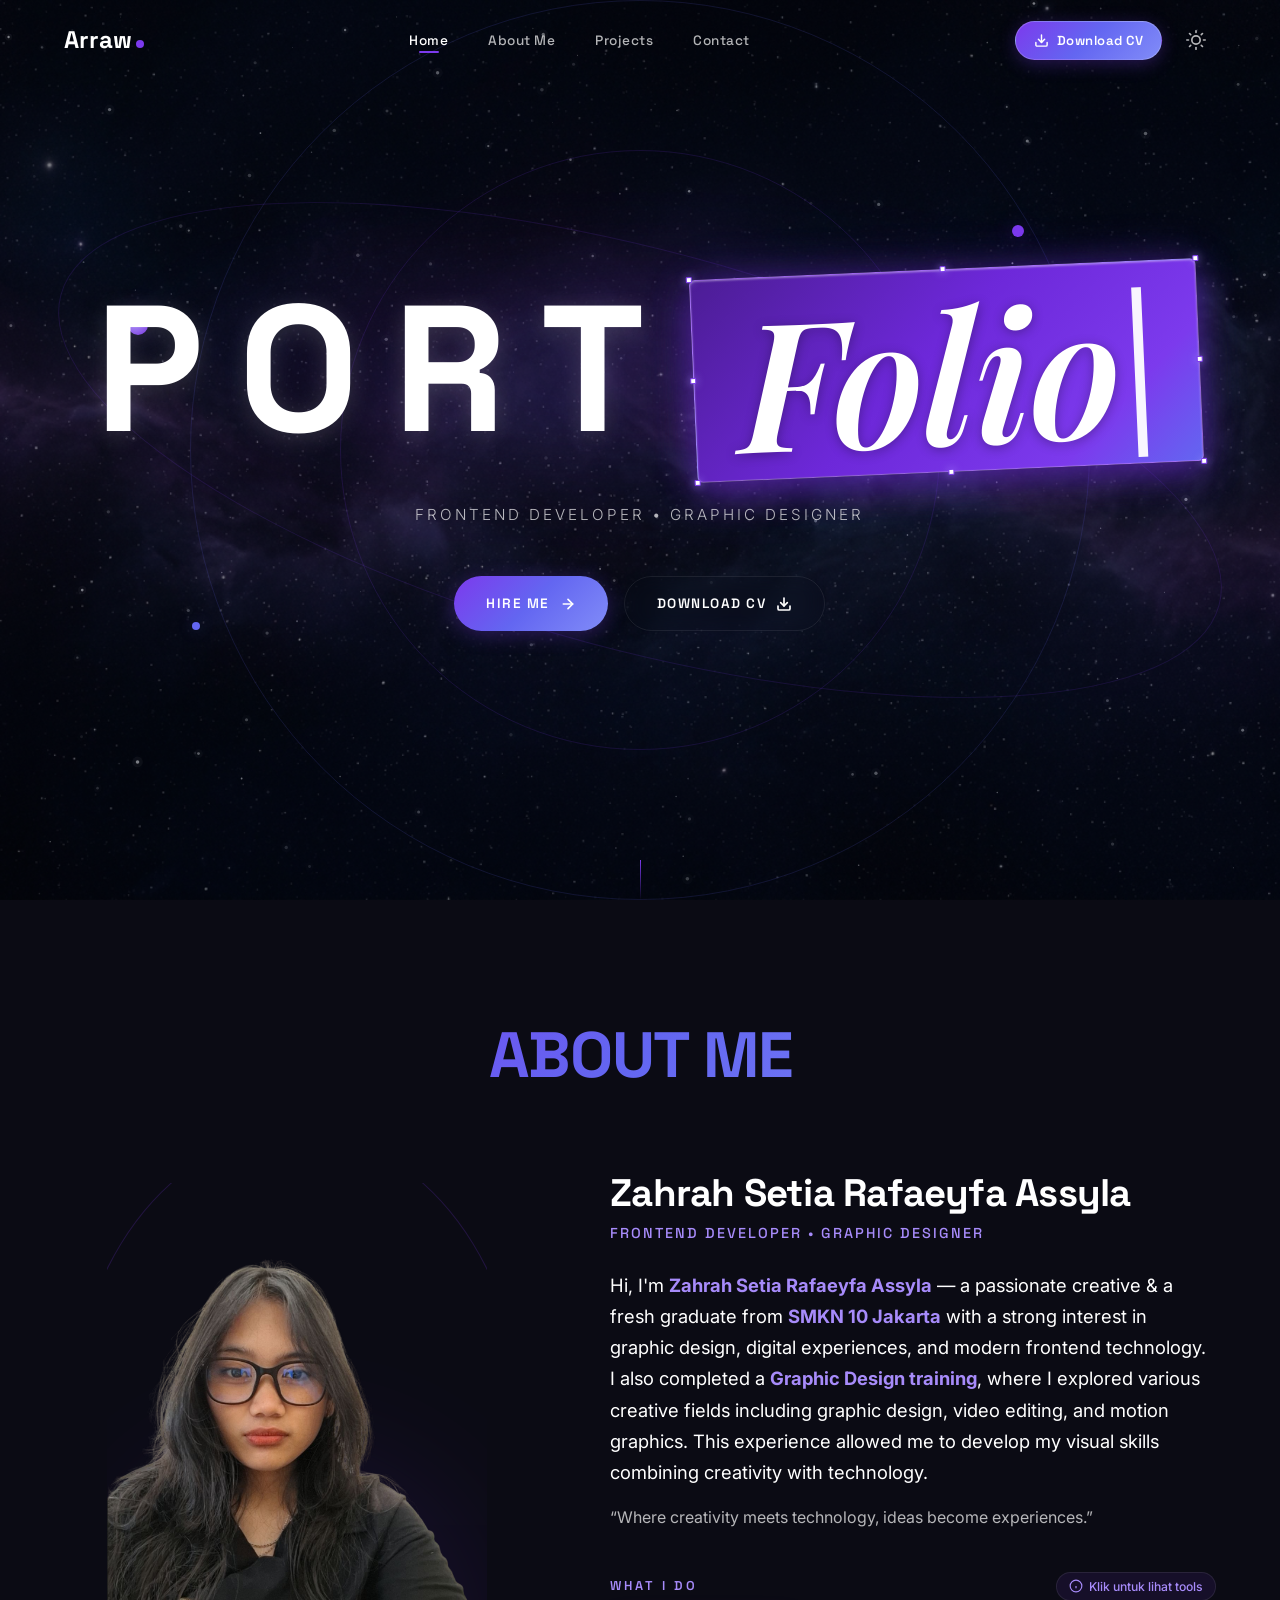
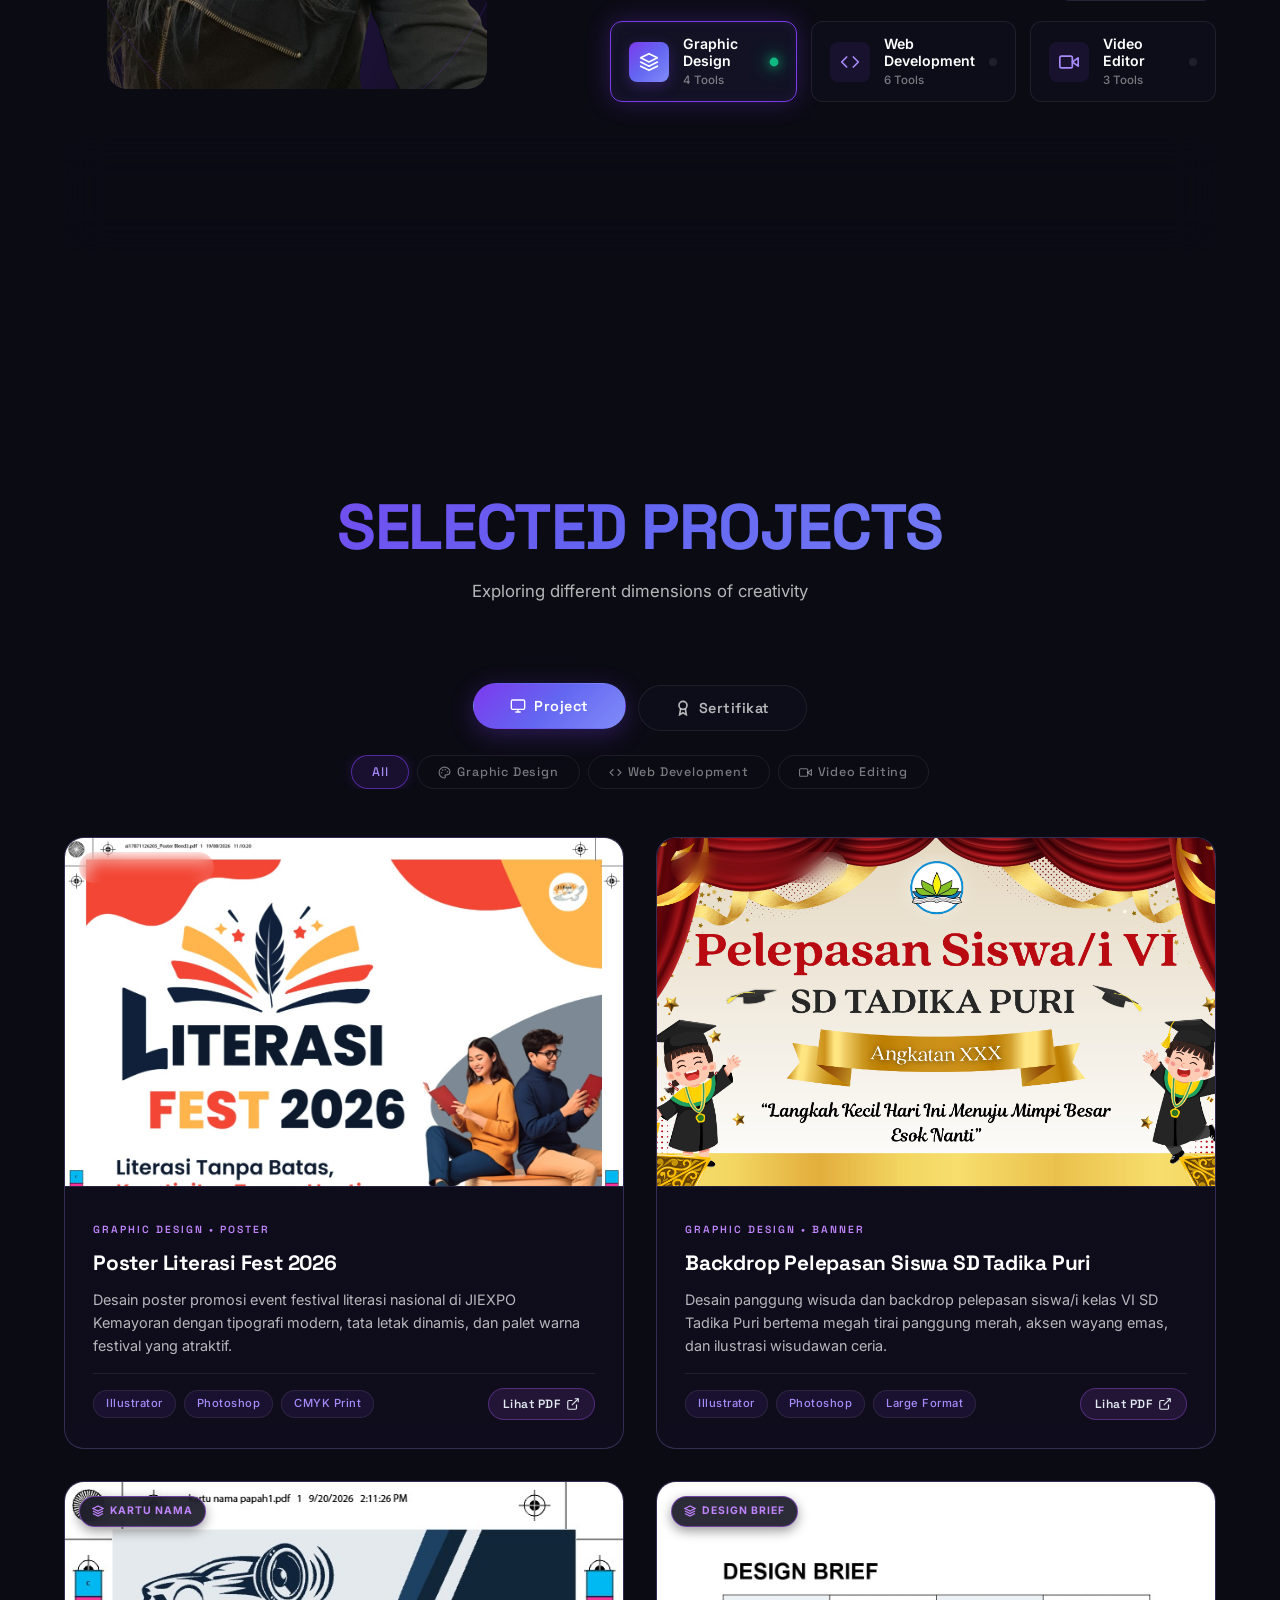
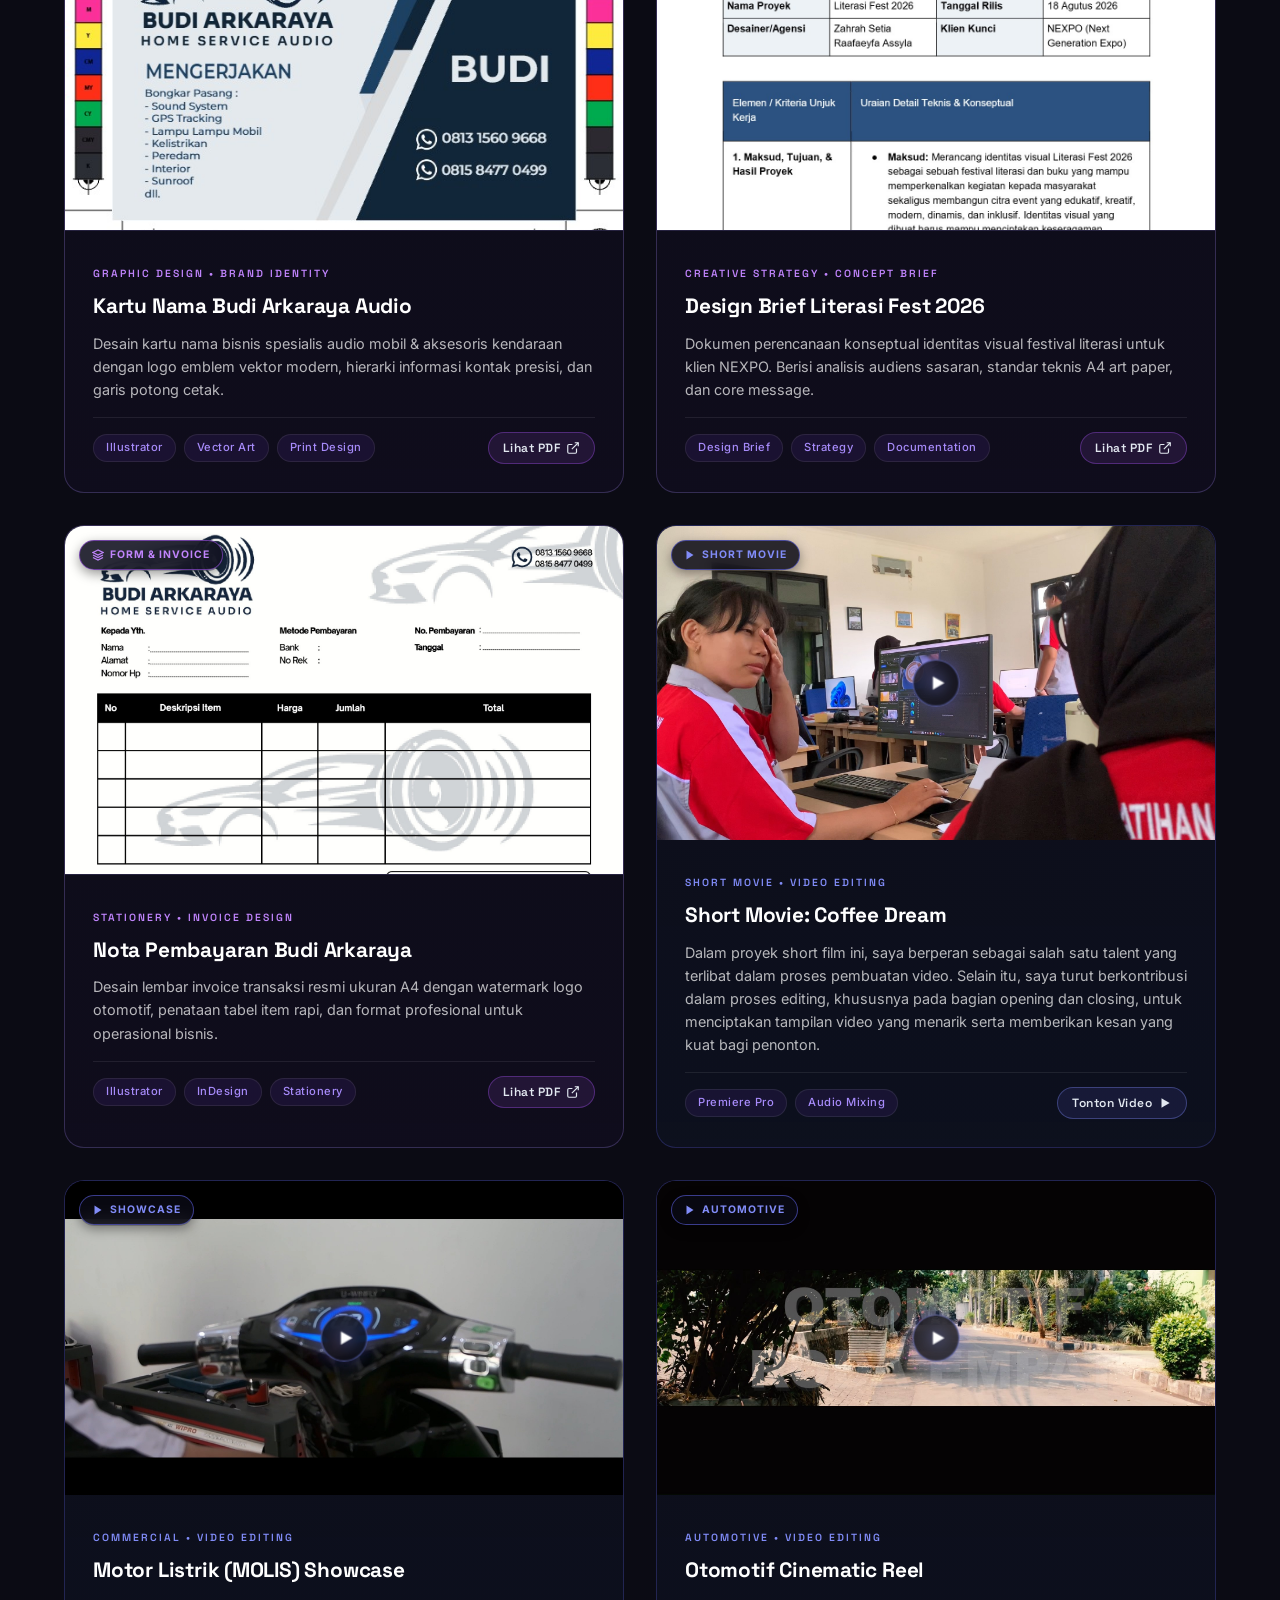
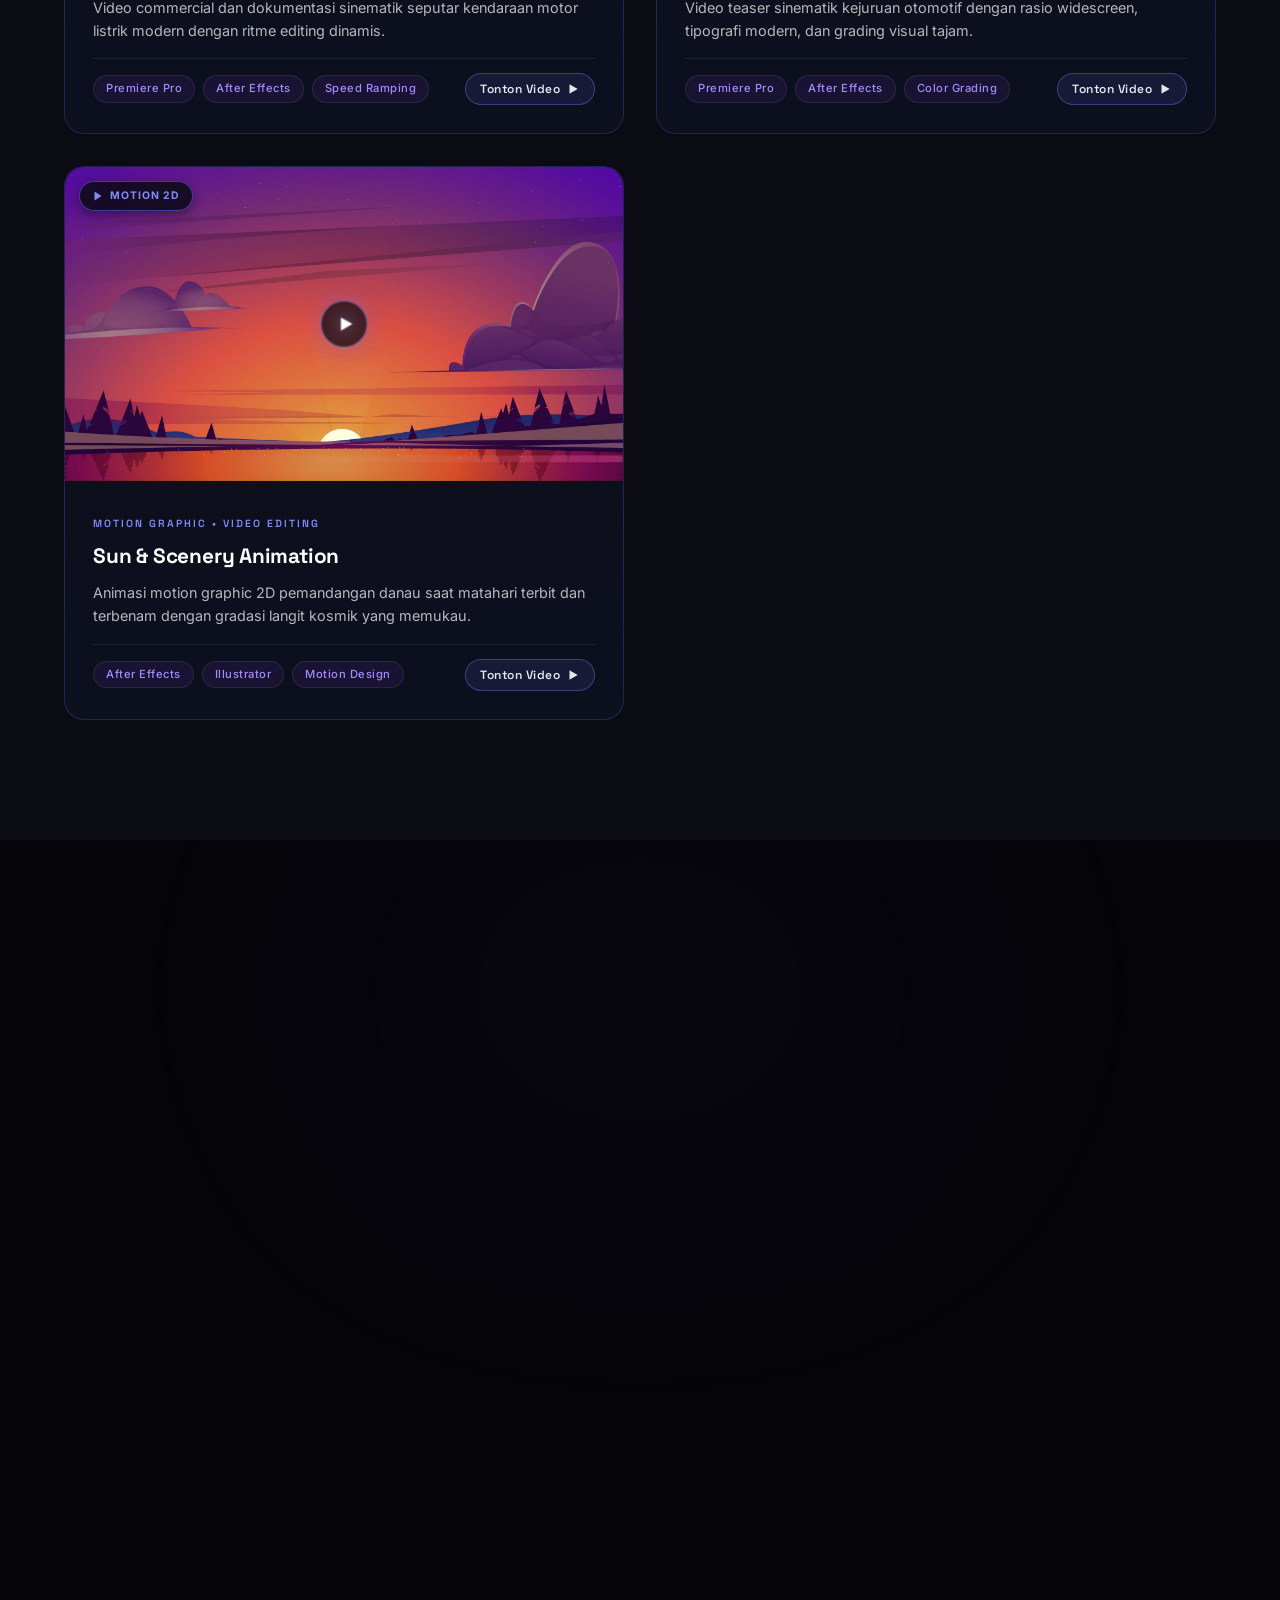
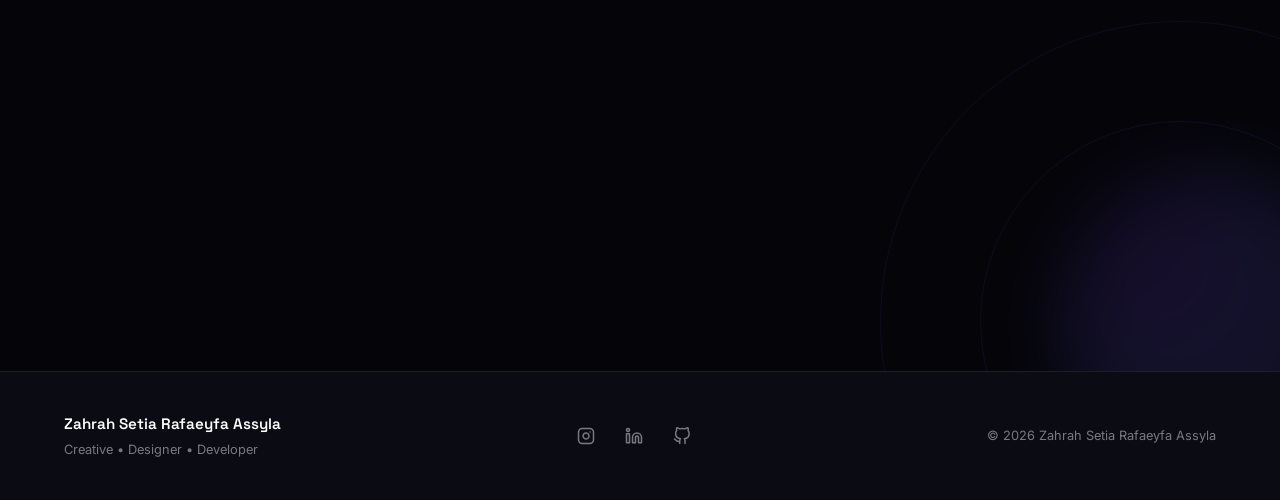
<file: index.html>
<!DOCTYPE html>
<html lang="en" data-theme="dark">

<head>
    <meta charset="UTF-8">
    <meta name="viewport" content="width=device-width, initial-scale=1.0">
    <meta name="description"
        content="Zahrah Setia Rafaeyfa Assyla — Creative Designer & Developer. Explore my cosmic portfolio of design, motion, web, and creative technology projects.">
    <meta name="keywords"
        content="Zahrah, portfolio, creative, designer, developer, UI/UX, motion graphics, web development">
    <meta name="author" content="Zahrah Setia Rafaeyfa Assyla">
    <title>Arraw Portfolio</title>

    <!-- Fonts -->
    <link rel="preconnect" href="https://fonts.googleapis.com">
    <link rel="preconnect" href="https://fonts.gstatic.com" crossorigin>
    <link
        href="https://fonts.googleapis.com/css2?family=Playfair+Display:ital,wght@1,400;1,600;1,700&family=Space+Grotesk:wght@300;400;500;600;700;800;900&family=Inter:wght@300;400;500;600;700&display=swap"
        rel="stylesheet">

    <!-- Styles -->
    <link rel="stylesheet" href="css/style.css">
</head>

<body>

    <!-- ===== STARS CANVAS ===== -->
    <canvas id="stars-canvas"></canvas>

    <!-- ===== NAVIGATION ===== -->
    <nav class="navbar" id="navbar">
        <div class="nav-container">
            <a href="#home" class="nav-logo">
                <span class="logo-text">Arraw</span>
                <span class="logo-dot"></span>
            </a>

            <ul class="nav-links" id="nav-links">
                <li><a href="#home" class="nav-link active" data-section="home">Home</a></li>
                <li><a href="#about" class="nav-link" data-section="about">About Me</a></li>
                <li><a href="#projects" class="nav-link" data-section="projects">Projects</a></li>
                <li><a href="#contact" class="nav-link" data-section="contact">Contact</a></li>
                <li class="mobile-cv-item"><a href="assets/cv/CV-Zahrah-Setia-Rafaeyfa-Assyla.pdf" class="nav-link nav-link-cv" download="CV-Zahrah-Setia-Rafaeyfa-Assyla.pdf">Download CV</a></li>
            </ul>

            <div class="nav-actions">
                <a href="assets/cv/CV-Zahrah-Setia-Rafaeyfa-Assyla.pdf" class="btn-nav-cv" id="nav-btn-cv" download="CV-Zahrah-Setia-Rafaeyfa-Assyla.pdf" aria-label="Download CV">
                    <span class="btn-nav-cv-icon">
                        <svg width="15" height="15" viewBox="0 0 24 24" fill="none" stroke="currentColor"
                            stroke-width="2.3" stroke-linecap="round" stroke-linejoin="round">
                            <path d="M21 15v4a2 2 0 0 1-2 2H5a2 2 0 0 1-2-2v-4" />
                            <polyline points="7 10 12 15 17 10" />
                            <line x1="12" y1="15" x2="12" y2="3" />
                        </svg>
                    </span>
                    <span class="btn-nav-cv-text" data-text-full="Download CV" data-text-short="CV">Download CV</span>
                </a>

                <button class="theme-toggle" id="theme-toggle" aria-label="Toggle theme">
                    <svg class="sun-icon" width="20" height="20" viewBox="0 0 24 24" fill="none" stroke="currentColor"
                        stroke-width="2" stroke-linecap="round" stroke-linejoin="round">
                        <circle cx="12" cy="12" r="5" />
                        <line x1="12" y1="1" x2="12" y2="3" />
                        <line x1="12" y1="21" x2="12" y2="23" />
                        <line x1="4.22" y1="4.22" x2="5.64" y2="5.64" />
                        <line x1="18.36" y1="18.36" x2="19.78" y2="19.78" />
                        <line x1="1" y1="12" x2="3" y2="12" />
                        <line x1="21" y1="12" x2="23" y2="12" />
                        <line x1="4.22" y1="19.78" x2="5.64" y2="18.36" />
                        <line x1="18.36" y1="5.64" x2="19.78" y2="4.22" />
                    </svg>
                    <svg class="moon-icon" width="20" height="20" viewBox="0 0 24 24" fill="none" stroke="currentColor"
                        stroke-width="2" stroke-linecap="round" stroke-linejoin="round">
                        <path d="M21 12.79A9 9 0 1 1 11.21 3 7 7 0 0 0 21 12.79z" />
                    </svg>
                </button>

                <button class="hamburger" id="hamburger" aria-label="Toggle menu">
                    <span></span>
                    <span></span>
                    <span></span>
                </button>
            </div>
        </div>
    </nav>

    <!-- ===== HERO SECTION ===== -->
    <section class="hero" id="home">
        <div class="hero-bg">
            <div class="hero-nebula"></div>
            <div class="hero-orbital hero-orbital-1"></div>
            <div class="hero-orbital hero-orbital-2"></div>
            <div class="hero-orbital hero-orbital-3"></div>
            <div class="hero-planet hero-planet-1"></div>
            <div class="hero-planet hero-planet-2"></div>
            <div class="hero-planet hero-planet-3"></div>
        </div>

        <div class="hero-content">
            <div class="hero-title-wrapper" data-animate="fade-up">
                <h1 class="hero-title" aria-label="PORTFOLIO">
                    <span class="port-letters">
                        <span class="char-box" data-char="P">
                            <span class="char-text">P</span>
                            <span class="corner-dot dot-tl"></span>
                            <span class="corner-dot dot-tr"></span>
                            <span class="corner-dot dot-bl"></span>
                            <span class="corner-dot dot-br"></span>
                            <span class="corner-dot dot-tc"></span>
                            <span class="corner-dot dot-bc"></span>
                            <span class="corner-dot dot-lc"></span>
                            <span class="corner-dot dot-rc"></span>
                        </span>
                        <span class="char-box" data-char="O">
                            <span class="char-text">O</span>
                            <span class="corner-dot dot-tl"></span>
                            <span class="corner-dot dot-tr"></span>
                            <span class="corner-dot dot-bl"></span>
                            <span class="corner-dot dot-br"></span>
                            <span class="corner-dot dot-tc"></span>
                            <span class="corner-dot dot-bc"></span>
                            <span class="corner-dot dot-lc"></span>
                            <span class="corner-dot dot-rc"></span>
                        </span>
                        <span class="char-box" data-char="R">
                            <span class="char-text">R</span>
                            <span class="corner-dot dot-tl"></span>
                            <span class="corner-dot dot-tr"></span>
                            <span class="corner-dot dot-bl"></span>
                            <span class="corner-dot dot-br"></span>
                            <span class="corner-dot dot-tc"></span>
                            <span class="corner-dot dot-bc"></span>
                            <span class="corner-dot dot-lc"></span>
                            <span class="corner-dot dot-rc"></span>
                        </span>
                        <span class="char-box" data-char="T">
                            <span class="char-text">T</span>
                            <span class="corner-dot dot-tl"></span>
                            <span class="corner-dot dot-tr"></span>
                            <span class="corner-dot dot-bl"></span>
                            <span class="corner-dot dot-br"></span>
                            <span class="corner-dot dot-tc"></span>
                            <span class="corner-dot dot-bc"></span>
                            <span class="corner-dot dot-lc"></span>
                            <span class="corner-dot dot-rc"></span>
                        </span>
                    </span>
                    <span class="folio-box" id="hero-folio-box">
                        <span class="folio-text" id="folio-typewriter">Folio</span>
                        <span class="folio-cursor">|</span>
                        <span class="corner-dot dot-tl"></span>
                        <span class="corner-dot dot-tr"></span>
                        <span class="corner-dot dot-bl"></span>
                        <span class="corner-dot dot-br"></span>
                        <span class="corner-dot dot-tc"></span>
                        <span class="corner-dot dot-bc"></span>
                        <span class="corner-dot dot-lc"></span>
                        <span class="corner-dot dot-rc"></span>
                    </span>
                </h1>
                <div class="hero-title-glow"></div>
            </div>

            <div class="hero-info" data-animate="fade-up" data-delay="200">
                <p class="hero-tagline">Frontend Developer &bull; Graphic Designer</p>
            </div>

            <div class="hero-cta" data-animate="fade-up" data-delay="400">
                <a href="#contact" class="btn btn-primary magnetic-btn" id="btn-hire">
                    <span>HIRE ME</span>
                    <svg width="16" height="16" viewBox="0 0 24 24" fill="none" stroke="currentColor" stroke-width="2.5"
                        stroke-linecap="round" stroke-linejoin="round">
                        <line x1="5" y1="12" x2="19" y2="12" />
                        <polyline points="12 5 19 12 12 19" />
                    </svg>
                </a>
                <a href="assets/cv/CV-Zahrah-Setia-Rafaeyfa-Assyla.pdf" class="btn btn-secondary magnetic-btn" id="btn-cv" download="CV-Zahrah-Setia-Rafaeyfa-Assyla.pdf">
                    <span>DOWNLOAD CV</span>
                    <svg width="16" height="16" viewBox="0 0 24 24" fill="none" stroke="currentColor" stroke-width="2.5"
                        stroke-linecap="round" stroke-linejoin="round">
                        <path d="M21 15v4a2 2 0 0 1-2 2H5a2 2 0 0 1-2-2v-4" />
                        <polyline points="7 10 12 15 17 10" />
                        <line x1="12" y1="15" x2="12" y2="3" />
                    </svg>
                </a>
            </div>
        </div>

        <div class="hero-scroll-indicator" data-animate="fade-up" data-delay="600">
            <div class="scroll-line"></div>
            <span>Scroll to explore</span>
        </div>
    </section>

    <!-- ===== ABOUT SECTION ===== -->
    <section class="section about" id="about">
        <div class="container">
            <div class="section-header" data-animate="fade-up">
                <h2 class="section-title">ABOUT ME</h2>
            </div>

            <div class="about-grid">
                <div class="about-portrait" data-animate="fade-right">
                    <div class="portrait-frame">
                        <img src="assets/images/profile.jpg" alt="Zahrah Setia Rafaeyfa Assyla" class="portrait-img"
                            loading="lazy">
                        <div class="portrait-glow"></div>
                        <div class="portrait-ring portrait-ring-1"></div>
                        <div class="portrait-ring portrait-ring-2"></div>
                    </div>
                </div>

                <div class="about-content" data-animate="fade-left">
                    <h3 class="about-fullname">Zahrah Setia Rafaeyfa Assyla</h3>
                    <p class="about-subtitle">Frontend Developer &bull; Graphic Designer</p>
                    <p class="about-intro">
                        Hi, I'm <strong>Zahrah Setia Rafaeyfa Assyla</strong> — a passionate creative & a fresh
                        graduate from
                        <strong>SMKN 10 Jakarta</strong> with a strong interest in graphic design, digital experiences,
                        and modern frontend technology.
                        <br>
                        I also completed a <strong>Graphic Design training</strong>, where I explored various creative fields
                        including graphic design, video editing, and motion graphics. This experience allowed me to
                        develop my visual skills combining creativity with technology.
                    </p>
                    <p class="about-description">
                       “Where creativity meets technology, ideas become experiences.”
                    </p>

                    <div class="about-interests">
                        <div class="interests-header-row">
                            <h3 class="interests-title">What I Do</h3>
                            <span class="interests-action-tip">
                                <svg width="14" height="14" viewBox="0 0 24 24" fill="none" stroke="currentColor" stroke-width="2">
                                    <circle cx="12" cy="12" r="10"/>
                                    <line x1="12" y1="16" x2="12" y2="12"/>
                                    <line x1="12" y1="8" x2="12.01" y2="8"/>
                                </svg>
                                Klik untuk lihat tools
                            </span>
                        </div>
                        <div class="interest-tags">
                            <button class="interest-tag active" data-category="graphic-design" type="button" data-animate="scale-in" data-delay="100">
                                <div class="tag-icon">
                                    <svg width="20" height="20" viewBox="0 0 24 24" fill="none" stroke="currentColor"
                                        stroke-width="2" stroke-linecap="round" stroke-linejoin="round">
                                        <polygon points="12 2 2 7 12 12 22 7 12 2" />
                                        <polyline points="2 17 12 22 22 17" />
                                        <polyline points="2 12 12 17 22 12" />
                                    </svg>
                                </div>
                                <div class="tag-info">
                                    <span class="tag-title">Graphic Design</span>
                                    <span class="tag-badge">4 Tools</span>
                                </div>
                                <span class="tag-dot"></span>
                            </button>

                            <button class="interest-tag" data-category="web-development" type="button" data-animate="scale-in" data-delay="200">
                                <div class="tag-icon">
                                    <svg width="20" height="20" viewBox="0 0 24 24" fill="none" stroke="currentColor"
                                        stroke-width="2" stroke-linecap="round" stroke-linejoin="round">
                                        <polyline points="16 18 22 12 16 6" />
                                        <polyline points="8 6 2 12 8 18" />
                                    </svg>
                                </div>
                                <div class="tag-info">
                                    <span class="tag-title">Web Development</span>
                                    <span class="tag-badge">6 Tools</span>
                                </div>
                                <span class="tag-dot"></span>
                            </button>

                            <button class="interest-tag" data-category="video-editor" type="button" data-animate="scale-in" data-delay="300">
                                <div class="tag-icon">
                                    <svg width="20" height="20" viewBox="0 0 24 24" fill="none" stroke="currentColor"
                                        stroke-width="2" stroke-linecap="round" stroke-linejoin="round">
                                        <polygon points="23 7 16 12 23 17 23 7" />
                                        <rect x="1" y="5" width="15" height="14" rx="2" ry="2" />
                                    </svg>
                                </div>
                                <div class="tag-info">
                                    <span class="tag-title">Video Editor</span>
                                    <span class="tag-badge">3 Tools</span>
                                </div>
                                <span class="tag-dot"></span>
                            </button>
                        </div>
                    </div>
                </div>
            </div>

            <!-- ===== WHAT I DO TOOLS SHOWCASE (MARQUEE) ===== -->
            <div class="about-tools-showcase active" id="about-tools-showcase" data-animate="fade-up">
                <div class="tools-marquee-container">
                    <div class="tools-marquee-fade tools-marquee-fade-left"></div>
                    <div class="tools-marquee-fade tools-marquee-fade-right"></div>
                    <div class="tools-marquee-track" id="tools-marquee-track">
                        <!-- Populated and dynamically animated via JS -->
                    </div>
                </div>
            </div>
        </div>
    </section>

    <!-- ===== PROJECTS SECTION ===== -->
    <section class="section projects" id="projects">
        <div class="container">
            <div class="section-header" data-animate="fade-up">
                <h2 class="section-title">SELECTED PROJECTS</h2>
                <p class="section-subtitle">Exploring different dimensions of creativity</p>
            </div>

            <!-- Main Filter Tabs -->
            <div class="project-main-tabs" data-animate="fade-up" data-delay="100">
                <button class="main-tab-btn active" id="tab-project" data-tab="project">
                    <svg width="16" height="16" viewBox="0 0 24 24" fill="none" stroke="currentColor" stroke-width="2">
                        <rect x="2" y="3" width="20" height="14" rx="2"/>
                        <path d="M8 21h8M12 17v4"/>
                    </svg>
                    <span>Project</span>
                </button>
                <button class="main-tab-btn" id="tab-certificate" data-tab="certificate">
                    <svg width="16" height="16" viewBox="0 0 24 24" fill="none" stroke="currentColor" stroke-width="2.5">
                        <circle cx="12" cy="8" r="6"/>
                        <path d="M15.477 12.89 17 22l-5-3-5 3 1.523-9.11"/>
                    </svg>
                    <span>Sertifikat</span>
                </button>
            </div>

            <!-- Sub-Category Pills (shown only when Project tab is active) -->
            <div class="project-sub-filters" id="project-sub-filters" data-animate="fade-up" data-delay="200">
                <button class="sub-filter-btn active" data-sub-filter="all-projects">All</button>
                <button class="sub-filter-btn" data-sub-filter="design">
                    <svg width="13" height="13" viewBox="0 0 24 24" fill="none" stroke="currentColor" stroke-width="2">
                        <circle cx="13.5" cy="6.5" r=".5"/><circle cx="17.5" cy="10.5" r=".5"/><circle cx="8.5" cy="7.5" r=".5"/><circle cx="6.5" cy="12.5" r=".5"/>
                        <path d="M12 2C6.5 2 2 6.5 2 12s4.5 10 10 10c.926 0 1.648-.746 1.648-1.688 0-.437-.18-.835-.437-1.125-.29-.289-.438-.652-.438-1.125a1.64 1.64 0 0 1 1.668-1.668h1.996c3.051 0 5.555-2.503 5.555-5.554C21.965 6.012 17.461 2 12 2z"/>
                    </svg>
                    Graphic Design
                </button>
                <button class="sub-filter-btn" data-sub-filter="web">
                    <svg width="13" height="13" viewBox="0 0 24 24" fill="none" stroke="currentColor" stroke-width="2">
                        <polyline points="16 18 22 12 16 6"/><polyline points="8 6 2 12 8 18"/>
                    </svg>
                    Web Development
                </button>
                <button class="sub-filter-btn" data-sub-filter="video">
                    <svg width="13" height="13" viewBox="0 0 24 24" fill="none" stroke="currentColor" stroke-width="2">
                        <polygon points="23 7 16 12 23 17 23 7"/><rect x="1" y="5" width="15" height="14" rx="2" ry="2"/>
                    </svg>
                    Video Editing
                </button>
            </div>

            <div class="projects-grid">
                <!-- WEB DEVELOPMENT (COMING SOON) -->
                <div class="project-card coming-soon-card" data-category="project" data-sub="web" data-exclude-all="true" data-animate="fade-up" data-delay="100">
                    <div class="coming-soon-content">
                        <div class="coming-soon-badge">
                            <span class="pulsing-beacon"></span>
                            <span>COMING SOON</span>
                        </div>
                        <div class="coming-soon-icon-wrap">
                            <div class="coming-soon-orbital"></div>
                            <svg class="coming-soon-icon" width="46" height="46" viewBox="0 0 24 24" fill="none" stroke="currentColor" stroke-width="1.8" stroke-linecap="round" stroke-linejoin="round">
                                <polyline points="16 18 22 12 16 6"/>
                                <polyline points="8 6 2 12 8 18"/>
                                <line x1="14" y1="4" x2="10" y2="20" stroke-opacity="0.5"/>
                            </svg>
                        </div>
                        <h3 class="coming-soon-title">Web Development Projects</h3>
                        <p class="coming-soon-desc">
                            Proyek web development sedang dalam proses kurasi & pengembangan. Segera hadir karya website interaktif, modern, dan responsif!
                        </p>
                        <div class="coming-soon-tags">
                            <span>HTML &bull; CSS &bull; JS</span>
                            <span>React</span>
                            <span>Responsive Design</span>
                            <span>Web App</span>
                        </div>
                    </div>
                </div>

                <!-- DESAIN GRAFIS 1: POSTER LITERASI FEST 2026 -->
                <div class="project-card design-pdf-card" data-category="project" data-sub="design" data-animate="fade-up" data-delay="100">
                    <div class="project-preview design-preview">
                        <img src="assets/images/thumb-poster-literasi.jpg" alt="Poster Literasi Fest 2026" loading="lazy">
                        <div class="design-badge-ribbon">
                            <svg width="12" height="12" viewBox="0 0 24 24" fill="none" stroke="currentColor" stroke-width="2.5"><polygon points="12 2 2 7 12 12 22 7 12 2"/><polyline points="2 17 12 22 22 17"/><polyline points="2 12 12 17 22 12"/></svg>
                            <span>POSTER EVENT</span>
                        </div>
                        <div class="project-overlay">
                            <button class="project-view-btn magnetic-btn btn-open-pdf"
                                data-pdf="assets/Project/Desain%20grafis/Poster%20(Revisi).pdf"
                                data-title="Poster Literasi Fest 2026"
                                data-issuer="Desain Grafis • Zahrah Assyla">
                                <svg width="16" height="16" viewBox="0 0 24 24" fill="none" stroke="currentColor" stroke-width="2"><path d="M14 2H6a2 2 0 0 0-2 2v16a2 2 0 0 0 2 2h12a2 2 0 0 0 2-2V8z"/><polyline points="14 2 14 8 20 8"/></svg>
                                <span>Lihat Desain</span>
                            </button>
                        </div>
                    </div>
                    <div class="project-info">
                        <span class="project-category design-cat-text">GRAPHIC DESIGN &bull; POSTER</span>
                        <h3 class="project-title">Poster Literasi Fest 2026</h3>
                        <p class="project-desc">Desain poster promosi event festival literasi nasional di JIEXPO Kemayoran dengan tipografi modern, tata letak dinamis, dan palet warna festival yang atraktif.</p>
                        <div class="design-card-footer">
                            <div class="project-tools">
                                <span>Illustrator</span>
                                <span>Photoshop</span>
                                <span>CMYK Print</span>
                            </div>
                            <button class="design-inline-btn btn-open-pdf"
                                data-pdf="assets/Project/Desain%20grafis/Poster%20(Revisi).pdf"
                                data-title="Poster Literasi Fest 2026"
                                data-issuer="Desain Grafis • Zahrah Assyla">
                                <span>Lihat PDF</span>
                                <svg width="14" height="14" viewBox="0 0 24 24" fill="none" stroke="currentColor" stroke-width="2"><path d="M18 13v6a2 2 0 0 1-2 2H5a2 2 0 0 1-2-2V8a2 2 0 0 1 2-2h6"/><polyline points="15 3 21 3 21 9"/><line x1="10" y1="14" x2="21" y2="3"/></svg>
                            </button>
                        </div>
                    </div>
                </div>

                <!-- DESAIN GRAFIS 2: PELEPASAN SISWA SD TADIKA PURI -->
                <div class="project-card design-pdf-card" data-category="project" data-sub="design" data-animate="fade-up" data-delay="200">
                    <div class="project-preview design-preview">
                        <img src="assets/images/thumb-pelepasan-siswa.jpg" alt="Backdrop Pelepasan Siswa SD Tadika Puri" loading="lazy">
                        <div class="design-badge-ribbon">
                            <svg width="12" height="12" viewBox="0 0 24 24" fill="none" stroke="currentColor" stroke-width="2.5"><polygon points="12 2 2 7 12 12 22 7 12 2"/><polyline points="2 17 12 22 22 17"/><polyline points="2 12 12 17 22 12"/></svg>
                            <span>BANNER & BACKDROP</span>
                        </div>
                        <div class="project-overlay">
                            <button class="project-view-btn magnetic-btn btn-open-pdf"
                                data-pdf="assets/Project/Desain%20grafis/Pelepasan%20dan%20perpisahan%20siswasiswi%20kelas%20Vi%20(1).pdf"
                                data-title="Backdrop Pelepasan Siswa SD Tadika Puri"
                                data-issuer="Desain Grafis • Zahrah Assyla">
                                <svg width="16" height="16" viewBox="0 0 24 24" fill="none" stroke="currentColor" stroke-width="2"><path d="M14 2H6a2 2 0 0 0-2 2v16a2 2 0 0 0 2 2h12a2 2 0 0 0 2-2V8z"/><polyline points="14 2 14 8 20 8"/></svg>
                                <span>Lihat Desain</span>
                            </button>
                        </div>
                    </div>
                    <div class="project-info">
                        <span class="project-category design-cat-text">GRAPHIC DESIGN &bull; BANNER</span>
                        <h3 class="project-title">Backdrop Pelepasan Siswa SD Tadika Puri</h3>
                        <p class="project-desc">Desain panggung wisuda dan backdrop pelepasan siswa/i kelas VI SD Tadika Puri bertema megah tirai panggung merah, aksen wayang emas, dan ilustrasi wisudawan ceria.</p>
                        <div class="design-card-footer">
                            <div class="project-tools">
                                <span>Illustrator</span>
                                <span>Photoshop</span>
                                <span>Large Format</span>
                            </div>
                            <button class="design-inline-btn btn-open-pdf"
                                data-pdf="assets/Project/Desain%20grafis/Pelepasan%20dan%20perpisahan%20siswasiswi%20kelas%20Vi%20(1).pdf"
                                data-title="Backdrop Pelepasan Siswa SD Tadika Puri"
                                data-issuer="Desain Grafis • Zahrah Assyla">
                                <span>Lihat PDF</span>
                                <svg width="14" height="14" viewBox="0 0 24 24" fill="none" stroke="currentColor" stroke-width="2"><path d="M18 13v6a2 2 0 0 1-2 2H5a2 2 0 0 1-2-2V8a2 2 0 0 1 2-2h6"/><polyline points="15 3 21 3 21 9"/><line x1="10" y1="14" x2="21" y2="3"/></svg>
                            </button>
                        </div>
                    </div>
                </div>

                <!-- DESAIN GRAFIS 3: KARTU NAMA BUDI ARKARAYA -->
                <div class="project-card design-pdf-card" data-category="project" data-sub="design" data-animate="fade-up" data-delay="300">
                    <div class="project-preview design-preview">
                        <img src="assets/images/thumb-kartu-nama.jpg" alt="Kartu Nama Budi Arkaraya Audio" loading="lazy">
                        <div class="design-badge-ribbon">
                            <svg width="12" height="12" viewBox="0 0 24 24" fill="none" stroke="currentColor" stroke-width="2.5"><polygon points="12 2 2 7 12 12 22 7 12 2"/><polyline points="2 17 12 22 22 17"/><polyline points="2 12 12 17 22 12"/></svg>
                            <span>KARTU NAMA</span>
                        </div>
                        <div class="project-overlay">
                            <button class="project-view-btn magnetic-btn btn-open-pdf"
                                data-pdf="assets/Project/Desain%20grafis/kartu%20nama%20papah1.pdf"
                                data-title="Kartu Nama Budi Arkaraya Audio"
                                data-issuer="Desain Grafis • Zahrah Assyla">
                                <svg width="16" height="16" viewBox="0 0 24 24" fill="none" stroke="currentColor" stroke-width="2"><path d="M14 2H6a2 2 0 0 0-2 2v16a2 2 0 0 0 2 2h12a2 2 0 0 0 2-2V8z"/><polyline points="14 2 14 8 20 8"/></svg>
                                <span>Lihat Desain</span>
                            </button>
                        </div>
                    </div>
                    <div class="project-info">
                        <span class="project-category design-cat-text">GRAPHIC DESIGN &bull; BRAND IDENTITY</span>
                        <h3 class="project-title">Kartu Nama Budi Arkaraya Audio</h3>
                        <p class="project-desc">Desain kartu nama bisnis spesialis audio mobil & aksesoris kendaraan dengan logo emblem vektor modern, hierarki informasi kontak presisi, dan garis potong cetak.</p>
                        <div class="design-card-footer">
                            <div class="project-tools">
                                <span>Illustrator</span>
                                <span>Vector Art</span>
                                <span>Print Design</span>
                            </div>
                            <button class="design-inline-btn btn-open-pdf"
                                data-pdf="assets/Project/Desain%20grafis/kartu%20nama%20papah1.pdf"
                                data-title="Kartu Nama Budi Arkaraya Audio"
                                data-issuer="Desain Grafis • Zahrah Assyla">
                                <span>Lihat PDF</span>
                                <svg width="14" height="14" viewBox="0 0 24 24" fill="none" stroke="currentColor" stroke-width="2"><path d="M18 13v6a2 2 0 0 1-2 2H5a2 2 0 0 1-2-2V8a2 2 0 0 1 2-2h6"/><polyline points="15 3 21 3 21 9"/><line x1="10" y1="14" x2="21" y2="3"/></svg>
                            </button>
                        </div>
                    </div>
                </div>

                <!-- DESAIN GRAFIS 4: DESIGN BRIEF LITERASI FEST 2026 -->
                <div class="project-card design-pdf-card" data-category="project" data-sub="design" data-animate="fade-up" data-delay="400">
                    <div class="project-preview design-preview">
                        <img src="assets/images/thumb-design-brief.jpg" alt="Design Brief Literasi Fest 2026" loading="lazy">
                        <div class="design-badge-ribbon">
                            <svg width="12" height="12" viewBox="0 0 24 24" fill="none" stroke="currentColor" stroke-width="2.5"><polygon points="12 2 2 7 12 12 22 7 12 2"/><polyline points="2 17 12 22 22 17"/><polyline points="2 12 12 17 22 12"/></svg>
                            <span>DESIGN BRIEF</span>
                        </div>
                        <div class="project-overlay">
                            <button class="project-view-btn magnetic-btn btn-open-pdf"
                                data-pdf="assets/Project/Desain%20grafis/Design%20Brief%20Liiterasi%20Fest.pdf"
                                data-title="Design Brief Literasi Fest 2026"
                                data-issuer="Desain Grafis • Zahrah Assyla">
                                <svg width="16" height="16" viewBox="0 0 24 24" fill="none" stroke="currentColor" stroke-width="2"><path d="M14 2H6a2 2 0 0 0-2 2v16a2 2 0 0 0 2 2h12a2 2 0 0 0 2-2V8z"/><polyline points="14 2 14 8 20 8"/></svg>
                                <span>Lihat Desain</span>
                            </button>
                        </div>
                    </div>
                    <div class="project-info">
                        <span class="project-category design-cat-text">CREATIVE STRATEGY &bull; CONCEPT BRIEF</span>
                        <h3 class="project-title">Design Brief Literasi Fest 2026</h3>
                        <p class="project-desc">Dokumen perencanaan konseptual identitas visual festival literasi untuk klien NEXPO. Berisi analisis audiens sasaran, standar teknis A4 art paper, dan core message.</p>
                        <div class="design-card-footer">
                            <div class="project-tools">
                                <span>Design Brief</span>
                                <span>Strategy</span>
                                <span>Documentation</span>
                            </div>
                            <button class="design-inline-btn btn-open-pdf"
                                data-pdf="assets/Project/Desain%20grafis/Design%20Brief%20Liiterasi%20Fest.pdf"
                                data-title="Design Brief Literasi Fest 2026"
                                data-issuer="Desain Grafis • Zahrah Assyla">
                                <span>Lihat PDF</span>
                                <svg width="14" height="14" viewBox="0 0 24 24" fill="none" stroke="currentColor" stroke-width="2"><path d="M18 13v6a2 2 0 0 1-2 2H5a2 2 0 0 1-2-2V8a2 2 0 0 1 2-2h6"/><polyline points="15 3 21 3 21 9"/><line x1="10" y1="14" x2="21" y2="3"/></svg>
                            </button>
                        </div>
                    </div>
                </div>

                <!-- DESAIN GRAFIS 5: NOTA PEMBAYARAN BUDI ARKARAYA -->
                <div class="project-card design-pdf-card" data-category="project" data-sub="design" data-animate="fade-up" data-delay="500">
                    <div class="project-preview design-preview">
                        <img src="assets/images/thumb-nota-pembayaran.jpg" alt="Nota Pembayaran Budi Arkaraya" loading="lazy">
                        <div class="design-badge-ribbon">
                            <svg width="12" height="12" viewBox="0 0 24 24" fill="none" stroke="currentColor" stroke-width="2.5"><polygon points="12 2 2 7 12 12 22 7 12 2"/><polyline points="2 17 12 22 22 17"/><polyline points="2 12 12 17 22 12"/></svg>
                            <span>FORM & INVOICE</span>
                        </div>
                        <div class="project-overlay">
                            <button class="project-view-btn magnetic-btn btn-open-pdf"
                                data-pdf="assets/Project/Desain%20grafis/Ungu%20and%20Putih%20Nota%20Pembayaran%20Document%20A4%20(1).pdf"
                                data-title="Nota Pembayaran Budi Arkaraya"
                                data-issuer="Desain Grafis • Zahrah Assyla">
                                <svg width="16" height="16" viewBox="0 0 24 24" fill="none" stroke="currentColor" stroke-width="2"><path d="M14 2H6a2 2 0 0 0-2 2v16a2 2 0 0 0 2 2h12a2 2 0 0 0 2-2V8z"/><polyline points="14 2 14 8 20 8"/></svg>
                                <span>Lihat Desain</span>
                            </button>
                        </div>
                    </div>
                    <div class="project-info">
                        <span class="project-category design-cat-text">STATIONERY &bull; INVOICE DESIGN</span>
                        <h3 class="project-title">Nota Pembayaran Budi Arkaraya</h3>
                        <p class="project-desc">Desain lembar invoice transaksi resmi ukuran A4 dengan watermark logo otomotif, penataan tabel item rapi, dan format profesional untuk operasional bisnis.</p>
                        <div class="design-card-footer">
                            <div class="project-tools">
                                <span>Illustrator</span>
                                <span>InDesign</span>
                                <span>Stationery</span>
                            </div>
                            <button class="design-inline-btn btn-open-pdf"
                                data-pdf="assets/Project/Desain%20grafis/Ungu%20and%20Putih%20Nota%20Pembayaran%20Document%20A4%20(1).pdf"
                                data-title="Nota Pembayaran Budi Arkaraya"
                                data-issuer="Desain Grafis • Zahrah Assyla">
                                <span>Lihat PDF</span>
                                <svg width="14" height="14" viewBox="0 0 24 24" fill="none" stroke="currentColor" stroke-width="2"><path d="M18 13v6a2 2 0 0 1-2 2H5a2 2 0 0 1-2-2V8a2 2 0 0 1 2-2h6"/><polyline points="15 3 21 3 21 9"/><line x1="10" y1="14" x2="21" y2="3"/></svg>
                            </button>
                        </div>
                    </div>
                </div>

                <!-- VIDEO EDITING PROJECT 1: SHORT MOVIE COFFEE DREAM -->
                <div class="project-card video-card" data-category="project" data-sub="video" data-animate="fade-up" data-delay="100"
                    data-video="assets/Project/Video Editor/SHORT MOVIE COFFEE DREAM.mov"
                    data-title="Short Movie: Coffee Dream"
                    data-category-label="SHORT MOVIE & EDITING"
                    data-desc="Short Film buatan kelompok 2 saya berperan sebagai salah satu talent di dalam video dan saya yang membantu pengeditan terutama dalam opening dan closing video ini"
                    data-tools="Premiere Pro,Cinematic Flow,Audio Mixing"
                    data-poster="assets/images/thumb-coffee-dream.jpg">
                    <div class="project-preview video-preview">
                        <img src="assets/images/thumb-coffee-dream.jpg" alt="Short Movie: Coffee Dream" loading="lazy">
                        <div class="video-badge-ribbon">
                            <svg width="12" height="12" viewBox="0 0 24 24" fill="currentColor"><polygon points="5 3 19 12 5 21 5 3"/></svg>
                            <span>SHORT MOVIE</span>
                        </div>
                        <div class="video-play-center-btn">
                            <svg width="22" height="22" viewBox="0 0 24 24" fill="currentColor"><polygon points="6 4 20 12 6 20 6 4"/></svg>
                        </div>
                    </div>
                    <div class="project-info">
                        <span class="project-category video-cat-text">SHORT MOVIE &bull; VIDEO EDITING</span>
                        <h3 class="project-title">Short Movie: Coffee Dream</h3>
                        <p class="project-desc">Dalam proyek short film ini, saya berperan sebagai salah satu talent yang terlibat dalam proses pembuatan video. Selain itu, saya turut berkontribusi dalam proses editing, khususnya pada bagian opening dan closing, untuk menciptakan tampilan video yang menarik serta memberikan kesan yang kuat bagi penonton.</p>
                        <div class="video-card-footer">
                            <div class="project-tools">
                                <span>Premiere Pro</span>
                                <span>Audio Mixing</span>
                            </div>
                            <button class="video-inline-btn btn-open-video"
                                data-video="assets/Project/Video Editor/SHORT MOVIE COFFEE DREAM.mov"
                                data-title="Short Movie: Coffee Dream"
                                data-category-label="SHORT MOVIE & EDITING"
                                data-desc="Film pendek sinematik yang mengangkat dinamika perjuangan mimpi dan kreativitas di ruang pelatihan PPKD Jakarta Timur. Menghadirkan penceritaan visual yang ekspresif dengan color grading atmosferik, alur sinematik terarah, dan tata suara audio yang selaras."
                                data-tools="Premiere Pro,DaVinci Resolve,Cinematic Flow,Audio Mixing"
                                data-poster="assets/images/thumb-coffee-dream.jpg">
                                <span>Tonton Video</span>
                                <svg width="14" height="14" viewBox="0 0 24 24" fill="currentColor"><polygon points="6 4 20 12 6 20 6 4"/></svg>
                            </button>
                        </div>
                    </div>
                </div>

                <!-- VIDEO EDITING PROJECT 2: MOTOR LISTRIK (MOLIS) -->
                <div class="project-card video-card" data-category="project" data-sub="video" data-animate="fade-up" data-delay="200"
                    data-video="assets/Project/Video Editor/molisss.mp4"
                    data-title="Motor Listrik (MOLIS) Cinematic Showcase"
                    data-category-label="COMMERCIAL & SHOWCASE"
                    data-desc="Video commercial reel dan dokumentasi sinematik motor listrik U-Winfly di PPKD Jakarta Timur. Menonjolkan keunggulan instrumen futuristik, detail komponen, dan mobilitas ramah lingkungan melalui beat-synced editing dan transisi kamera yang dinamis."
                    data-tools="Premiere Pro,After Effects,Speed Ramping,Sound Design"
                    data-poster="assets/images/thumb-molisss.jpg">
                    <div class="project-preview video-preview">
                        <img src="assets/images/thumb-molisss.jpg" alt="Motor Listrik (MOLIS) Cinematic Showcase" loading="lazy">
                        <div class="video-badge-ribbon">
                            <svg width="12" height="12" viewBox="0 0 24 24" fill="currentColor"><polygon points="5 3 19 12 5 21 5 3"/></svg>
                            <span>SHOWCASE</span>
                        </div>
                        <div class="video-play-center-btn">
                            <svg width="22" height="22" viewBox="0 0 24 24" fill="currentColor"><polygon points="6 4 20 12 6 20 6 4"/></svg>
                        </div>
                    </div>
                    <div class="project-info">
                        <span class="project-category video-cat-text">COMMERCIAL &bull; VIDEO EDITING</span>
                        <h3 class="project-title">Motor Listrik (MOLIS) Showcase</h3>
                        <p class="project-desc">Video commercial dan dokumentasi sinematik seputar kendaraan motor listrik modern dengan ritme editing dinamis.</p>
                        <div class="video-card-footer">
                            <div class="project-tools">
                                <span>Premiere Pro</span>
                                <span>After Effects</span>
                                <span>Speed Ramping</span>
                            </div>
                            <button class="video-inline-btn btn-open-video"
                                data-video="assets/Project/Video Editor/molisss.mp4"
                                data-title="Motor Listrik (MOLIS) Cinematic Showcase"
                                data-category-label="COMMERCIAL & SHOWCASE"
                                data-desc="Video commercial reel dan dokumentasi sinematik motor listrik U-Winfly di PPKD Jakarta Timur. Menonjolkan keunggulan instrumen futuristik, detail komponen, dan mobilitas ramah lingkungan melalui beat-synced editing dan transisi kamera yang dinamis."
                                data-tools="Premiere Pro,After Effects,Speed Ramping,Sound Design"
                                data-poster="assets/images/thumb-molisss.jpg">
                                <span>Tonton Video</span>
                                <svg width="14" height="14" viewBox="0 0 24 24" fill="currentColor"><polygon points="6 4 20 12 6 20 6 4"/></svg>
                            </button>
                        </div>
                    </div>
                </div>

                <!-- VIDEO EDITING PROJECT 3: OTOMOTIF -->
                <div class="project-card video-card" data-category="project" data-sub="video" data-animate="fade-up" data-delay="300"
                    data-video="assets/Project/Video Editor/otomotif.mp4"
                    data-title="Otomotif Cinematic Reel"
                    data-category-label="AUTOMOTIVE & HIGHLIGHT"
                    data-desc="Video teaser berkonsep widescreen sinematik yang merekam aksi dan keahlian di bidang teknik otomotif PPKD Jakarta Timur. Menggunakan visual grade kontras tinggi, motion typography intro modern, dan pacing editing energik."
                    data-tools="Premiere Pro,After Effects,Color Grading,Cinematic Cut"
                    data-poster="assets/images/thumb-otomotif.jpg">
                    <div class="project-preview video-preview">
                        <img src="assets/images/thumb-otomotif.jpg" alt="Otomotif Cinematic Reel" loading="lazy">
                        <div class="video-badge-ribbon">
                            <svg width="12" height="12" viewBox="0 0 24 24" fill="currentColor"><polygon points="5 3 19 12 5 21 5 3"/></svg>
                            <span>AUTOMOTIVE</span>
                        </div>
                        <div class="video-play-center-btn">
                            <svg width="22" height="22" viewBox="0 0 24 24" fill="currentColor"><polygon points="6 4 20 12 6 20 6 4"/></svg>
                        </div>
                    </div>
                    <div class="project-info">
                        <span class="project-category video-cat-text">AUTOMOTIVE &bull; VIDEO EDITING</span>
                        <h3 class="project-title">Otomotif Cinematic Reel</h3>
                        <p class="project-desc">Video teaser sinematik kejuruan otomotif dengan rasio widescreen, tipografi modern, dan grading visual tajam.</p>
                        <div class="video-card-footer">
                            <div class="project-tools">
                                <span>Premiere Pro</span>
                                <span>After Effects</span>
                                <span>Color Grading</span>
                            </div>
                            <button class="video-inline-btn btn-open-video"
                                data-video="assets/Project/Video Editor/otomotif.mp4"
                                data-title="Otomotif Cinematic Reel"
                                data-category-label="AUTOMOTIVE & HIGHLIGHT"
                                data-desc="Video teaser berkonsep widescreen sinematik yang merekam aksi dan keahlian di bidang teknik otomotif PPKD Jakarta Timur. Menggunakan visual grade kontras tinggi, motion typography intro modern, dan pacing editing energik."
                                data-tools="Premiere Pro,After Effects,Color Grading,Cinematic Cut"
                                data-poster="assets/images/thumb-otomotif.jpg">
                                <span>Tonton Video</span>
                                <svg width="14" height="14" viewBox="0 0 24 24" fill="currentColor"><polygon points="6 4 20 12 6 20 6 4"/></svg>
                            </button>
                        </div>
                    </div>
                </div>

                <!-- VIDEO EDITING PROJECT 4: SUN ANIMATION -->
                <div class="project-card video-card" data-category="project" data-sub="video" data-animate="fade-up" data-delay="400"
                    data-video="assets/Project/Video Editor/sun animation.mp4"
                    data-title="Sun & Scenery Motion Animation"
                    data-category-label="2D MOTION GRAPHIC"
                    data-desc="Animasi motion graphic 2D pemandangan lanskap danau saat siklus matahari terbit dan terbenam. Memadukan ilustrasi vektor kosmik, pergeseran gradien warna langit senja yang lembut, animasi awan dinamis, serta refleksi air yang menawan."
                    data-tools="After Effects,Illustrator,2D Animation,Motion Design"
                    data-poster="assets/images/thumb-sun-animation.jpg">
                    <div class="project-preview video-preview">
                        <img src="assets/images/thumb-sun-animation.jpg" alt="Sun & Scenery Motion Animation" loading="lazy">
                        <div class="video-badge-ribbon">
                            <svg width="12" height="12" viewBox="0 0 24 24" fill="currentColor"><polygon points="5 3 19 12 5 21 5 3"/></svg>
                            <span>MOTION 2D</span>
                        </div>
                        <div class="video-play-center-btn">
                            <svg width="22" height="22" viewBox="0 0 24 24" fill="currentColor"><polygon points="6 4 20 12 6 20 6 4"/></svg>
                        </div>
                    </div>
                    <div class="project-info">
                        <span class="project-category video-cat-text">MOTION GRAPHIC &bull; VIDEO EDITING</span>
                        <h3 class="project-title">Sun & Scenery Animation</h3>
                        <p class="project-desc">Animasi motion graphic 2D pemandangan danau saat matahari terbit dan terbenam dengan gradasi langit kosmik yang memukau.</p>
                        <div class="video-card-footer">
                            <div class="project-tools">
                                <span>After Effects</span>
                                <span>Illustrator</span>
                                <span>Motion Design</span>
                            </div>
                            <button class="video-inline-btn btn-open-video"
                                data-video="assets/Project/Video Editor/sun animation.mp4"
                                data-title="Sun & Scenery Motion Animation"
                                data-category-label="2D MOTION GRAPHIC"
                                data-desc="Animasi motion graphic 2D pemandangan lanskap danau saat siklus matahari terbit dan terbenam. Memadukan ilustrasi vektor kosmik, pergeseran gradien warna langit senja yang lembut, animasi awan dinamis, serta refleksi air yang menawan."
                                data-tools="After Effects,Illustrator,2D Animation,Motion Design"
                                data-poster="assets/images/thumb-sun-animation.jpg">
                                <span>Tonton Video</span>
                                <svg width="14" height="14" viewBox="0 0 24 24" fill="currentColor"><polygon points="6 4 20 12 6 20 6 4"/></svg>
                            </button>
                        </div>
                    </div>
                </div>

                <!-- ===== SERTIFIKAT CARDS ===== -->
                <!-- Sertifikat 1: BNSP Desain Grafis -->
                <div class="project-card cert-card" data-category="certificate" data-animate="fade-up" data-delay="100">
                    <div class="project-preview cert-preview cert-preview-pdf">
                        <div class="cert-pdf-frame-wrap">
                            <iframe
                                class="cert-pdf-frame"
                                src="assets/certificates/bnsp desain grafis.pdf#toolbar=0&navpanes=0&scrollbar=0&view=FitH"
                                title="Preview BNSP Desain Grafis"
                                loading="lazy"
                                tabindex="-1">
                            </iframe>
                        </div>
                        <div class="cert-ribbon">
                            <svg width="12" height="12" viewBox="0 0 24 24" fill="currentColor"><circle cx="12" cy="8" r="6"/><path d="M15.477 12.89 17 22l-5-3-5 3 1.523-9.11"/></svg>
                            <span>SERTIFIKAT</span>
                        </div>
                        <div class="project-overlay">
                            <button class="project-view-btn magnetic-btn btn-open-pdf"
                                data-pdf="assets/certificates/bnsp desain grafis.pdf"
                                data-title="BNSP Desain Grafis"
                                data-issuer="BNSP">
                                <svg width="16" height="16" viewBox="0 0 24 24" fill="none" stroke="currentColor" stroke-width="2"><path d="M14 2H6a2 2 0 0 0-2 2v16a2 2 0 0 0 2 2h12a2 2 0 0 0 2-2V8z"/><polyline points="14 2 14 8 20 8"/></svg>
                                <span>Lihat PDF</span>
                            </button>
                        </div>
                    </div>
                    <div class="project-info">
                        <span class="project-category cert-badge-text">SERTIFIKAT</span>
                        <h3 class="project-title">BNSP Desain Grafis</h3>
                        <p class="project-desc">Sertifikasi kompetensi nasional bidang desain grafis.</p>
                        <div class="cert-card-footer">
                            <div class="project-tools">
                                <span>BNSP</span>
                                <span>Design</span>
                            </div>
                            <button class="cert-inline-btn btn-open-pdf"
                                data-pdf="assets/certificates/bnsp desain grafis.pdf"
                                data-title="BNSP Desain Grafis"
                                data-issuer="BNSP">
                                <span>Buka PDF</span>
                                <svg width="14" height="14" viewBox="0 0 24 24" fill="none" stroke="currentColor" stroke-width="2"><path d="M18 13v6a2 2 0 0 1-2 2H5a2 2 0 0 1-2-2V8a2 2 0 0 1 2-2h6"/><polyline points="15 3 21 3 21 9"/><line x1="10" y1="14" x2="21" y2="3"/></svg>
                            </button>
                        </div>
                    </div>
                </div>

                <!-- Sertifikat 2: Peserta Terbaik PPKD -->
                <div class="project-card cert-card" data-category="certificate" data-animate="fade-up" data-delay="200">
                    <div class="project-preview cert-preview cert-preview-pdf">
                        <div class="cert-pdf-frame-wrap">
                            <iframe
                                class="cert-pdf-frame"
                                src="assets/certificates/Sertifikat peserta terbaik ppkd.pdf#toolbar=0&navpanes=0&scrollbar=0&view=FitH"
                                title="Preview Peserta Terbaik PPKD"
                                loading="lazy"
                                tabindex="-1">
                            </iframe>
                        </div>
                        <div class="cert-ribbon">
                            <svg width="12" height="12" viewBox="0 0 24 24" fill="currentColor"><circle cx="12" cy="8" r="6"/><path d="M15.477 12.89 17 22l-5-3-5 3 1.523-9.11"/></svg>
                            <span>SERTIFIKAT</span>
                        </div>
                        <div class="project-overlay">
                            <button class="project-view-btn magnetic-btn btn-open-pdf"
                                data-pdf="assets/certificates/Sertifikat peserta terbaik ppkd.pdf"
                                data-title="Peserta Terbaik PPKD"
                                data-issuer="PPKD">
                                <svg width="16" height="16" viewBox="0 0 24 24" fill="none" stroke="currentColor" stroke-width="2"><path d="M14 2H6a2 2 0 0 0-2 2v16a2 2 0 0 0 2 2h12a2 2 0 0 0 2-2V8z"/><polyline points="14 2 14 8 20 8"/></svg>
                                <span>Lihat PDF</span>
                            </button>
                        </div>
                    </div>
                    <div class="project-info">
                        <span class="project-category cert-badge-text">SERTIFIKAT</span>
                        <h3 class="project-title">Peserta Terbaik PPKD</h3>
                        <p class="project-desc">Sertifikat penghargaan peserta terbaik pelatihan PPKD program DKV.</p>
                        <div class="cert-card-footer">
                            <div class="project-tools">
                                <span>PPKD</span>
                                <span>Achievement</span>
                            </div>
                            <button class="cert-inline-btn btn-open-pdf"
                                data-pdf="assets/certificates/Sertifikat peserta terbaik ppkd.pdf"
                                data-title="Peserta Terbaik PPKD"
                                data-issuer="PPKD">
                                <span>Buka PDF</span>
                                <svg width="14" height="14" viewBox="0 0 24 24" fill="none" stroke="currentColor" stroke-width="2"><path d="M18 13v6a2 2 0 0 1-2 2H5a2 2 0 0 1-2-2V8a2 2 0 0 1 2-2h6"/><polyline points="15 3 21 3 21 9"/><line x1="10" y1="14" x2="21" y2="3"/></svg>
                            </button>
                        </div>
                    </div>
                </div>

                <!-- Sertifikat 3: UKBI -->
                <div class="project-card cert-card" data-category="certificate" data-animate="fade-up" data-delay="300">
                    <div class="project-preview cert-preview cert-preview-pdf">
                        <div class="cert-pdf-frame-wrap">
                            <iframe
                                class="cert-pdf-frame"
                                src="assets/certificates/Sertifikat UKBI.pdf#toolbar=0&navpanes=0&scrollbar=0&view=FitH"
                                title="Preview Sertifikat UKBI"
                                loading="lazy"
                                tabindex="-1">
                            </iframe>
                        </div>
                        <div class="cert-ribbon">
                            <svg width="12" height="12" viewBox="0 0 24 24" fill="currentColor"><circle cx="12" cy="8" r="6"/><path d="M15.477 12.89 17 22l-5-3-5 3 1.523-9.11"/></svg>
                            <span>SERTIFIKAT</span>
                        </div>
                        <div class="project-overlay">
                            <button class="project-view-btn magnetic-btn btn-open-pdf"
                                data-pdf="assets/certificates/Sertifikat UKBI.pdf"
                                data-title="Sertifikat UKBI"
                                data-issuer="Badan Bahasa">
                                <svg width="16" height="16" viewBox="0 0 24 24" fill="none" stroke="currentColor" stroke-width="2"><path d="M14 2H6a2 2 0 0 0-2 2v16a2 2 0 0 0 2 2h12a2 2 0 0 0 2-2V8z"/><polyline points="14 2 14 8 20 8"/></svg>
                                <span>Lihat PDF</span>
                            </button>
                        </div>
                    </div>
                    <div class="project-info">
                        <span class="project-category cert-badge-text">SERTIFIKAT</span>
                        <h3 class="project-title">Sertifikat UKBI</h3>
                        <p class="project-desc">Uji Kemahiran Berbahasa Indonesia — sertifikat resmi dari Badan Bahasa.</p>
                        <div class="cert-card-footer">
                            <div class="project-tools">
                                <span>UKBI</span>
                                <span>Bahasa</span>
                            </div>
                            <button class="cert-inline-btn btn-open-pdf"
                                data-pdf="assets/certificates/Sertifikat UKBI.pdf"
                                data-title="Sertifikat UKBI"
                                data-issuer="Badan Bahasa">
                                <span>Buka PDF</span>
                                <svg width="14" height="14" viewBox="0 0 24 24" fill="none" stroke="currentColor" stroke-width="2"><path d="M18 13v6a2 2 0 0 1-2 2H5a2 2 0 0 1-2-2V8a2 2 0 0 1 2-2h6"/><polyline points="15 3 21 3 21 9"/><line x1="10" y1="14" x2="21" y2="3"/></svg>
                            </button>
                        </div>
                    </div>
                </div>

                <!-- Sertifikat 4: Sertifikat Pelatihan DKV -->
                <div class="project-card cert-card" data-category="certificate" data-animate="fade-up" data-delay="300">
                    <div class="project-preview cert-preview cert-preview-pdf">
                        <div class="cert-pdf-frame-wrap">
                            <iframe
                                class="cert-pdf-frame"
                                src="assets/certificates/Sertifikat Pelatihan DKV.pdf#toolbar=0&navpanes=0&scrollbar=0&view=FitH"
                                title="Preview Sertifikat Pelatihan DKV"
                                loading="lazy"
                                tabindex="-1">
                            </iframe>
                        </div>
                        <div class="cert-ribbon">
                            <svg width="12" height="12" viewBox="0 0 24 24" fill="currentColor"><circle cx="12" cy="8" r="6"/><path d="M15.477 12.89 17 22l-5-3-5 3 1.523-9.11"/></svg>
                            <span>SERTIFIKAT</span>
                        </div>
                        <div class="project-overlay">
                            <button class="project-view-btn magnetic-btn btn-open-pdf"
                                data-pdf="assets/certificates/Sertifikat Pelatihan DKV.pdf"
                                data-title="Sertifikat Pelatihan DKV"
                                data-issuer="PPKD Jakarta Timur">
                                <svg width="16" height="16" viewBox="0 0 24 24" fill="none" stroke="currentColor" stroke-width="2"><path d="M14 2H6a2 2 0 0 0-2 2v16a2 2 0 0 0 2 2h12a2 2 0 0 0 2-2V8z"/><polyline points="14 2 14 8 20 8"/></svg>
                                <span>Lihat PDF</span>
                            </button>
                        </div>
                    </div>
                    <div class="project-info">
                        <span class="project-category cert-badge-text">SERTIFIKAT</span>
                        <h3 class="project-title">Sertifikat Pelatihan DKV</h3>
                        <p class="project-desc">Sertifikat pelatihan dari PPKD Jakarta Timur Program DKV untuk Design Grafis</p>
                        <div class="cert-card-footer">
                            <div class="project-tools">
                                <span>DKV</span>
                                <span>Desain</span>
                            </div>
                            <button class="cert-inline-btn btn-open-pdf"
                                data-pdf="assets/certificates/Sertifikat Pelatihan DKV.pdf"
                                data-title="Sertifikat Pelatihan DKV"
                                data-issuer="PPKD Jakarta Timur">
                                <span>Buka PDF</span>
                                <svg width="14" height="14" viewBox="0 0 24 24" fill="none" stroke="currentColor" stroke-width="2"><path d="M18 13v6a2 2 0 0 1-2 2H5a2 2 0 0 1-2-2V8a2 2 0 0 1 2-2h6"/><polyline points="15 3 21 3 21 9"/><line x1="10" y1="14" x2="21" y2="3"/></svg>
                            </button>
                        </div>
                    </div>
                </div>

                <!-- Sertifikat 5: Sertifikat Pelatihan Video Editor  -->
                <div class="project-card cert-card" data-category="certificate" data-animate="fade-up" data-delay="300">
                    <div class="project-preview cert-preview cert-preview-pdf">
                        <div class="cert-pdf-frame-wrap">
                            <iframe
                                class="cert-pdf-frame"
                                src="assets/certificates/Sertifikat Pelatian Video Editing.pdf#toolbar=0&navpanes=0&scrollbar=0&view=FitH"
                                title="Preview Sertifikat Pelatihan DKV (video-editor)"
                                loading="lazy"
                                tabindex="-1">
                            </iframe>
                        </div>
                        <div class="cert-ribbon">
                            <svg width="12" height="12" viewBox="0 0 24 24" fill="currentColor"><circle cx="12" cy="8" r="6"/><path d="M15.477 12.89 17 22l-5-3-5 3 1.523-9.11"/></svg>
                            <span>SERTIFIKAT</span>
                        </div>
                        <div class="project-overlay">
                            <button class="project-view-btn magnetic-btn btn-open-pdf"
                                data-pdf="assets/certificates/Sertifikat Pelatihan Video Editing.pdf"
                                data-title="Sertifikat Pelatihan DKV (video-editor)"
                                data-issuer="PPKD Jakarta Timur">
                                <svg width="16" height="16" viewBox="0 0 24 24" fill="none" stroke="currentColor" stroke-width="2"><path d="M14 2H6a2 2 0 0 0-2 2v16a2 2 0 0 0 2 2h12a2 2 0 0 0 2-2V8z"/><polyline points="14 2 14 8 20 8"/></svg>
                                <span>Lihat PDF</span>
                            </button>
                        </div>
                    </div>
                    <div class="project-info">
                        <span class="project-category cert-badge-text">SERTIFIKAT</span>
                        <h3 class="project-title">Sertifikat Pelatihan DKV</h3>
                        <p class="project-desc">Sertifikat pelatihan dari PPKD Jakarta Timur Program DKV untuk Video Editing</p>
                        <div class="cert-card-footer">
                            <div class="project-tools">
                                <span>DKV</span>
                                <span>Video Editing</span>
                            </div>
                            <button class="cert-inline-btn btn-open-pdf"
                                data-pdf="assets/certificates/Sertifikat Pelatian Video Editing.pdf"
                                data-title="Sertifikat Pelatihan DKV (video-editor)"
                                data-issuer="PPKD Jakarta Timur">
                                <span>Buka PDF</span>
                                <svg width="14" height="14" viewBox="0 0 24 24" fill="none" stroke="currentColor" stroke-width="2"><path d="M18 13v6a2 2 0 0 1-2 2H5a2 2 0 0 1-2-2V8a2 2 0 0 1 2-2h6"/><polyline points="15 3 21 3 21 9"/><line x1="10" y1="14" x2="21" y2="3"/></svg>
                            </button>
                        </div>
                    </div>
                </div>

            </div>
        </div>
    </section>

    <!-- ===== CONTACT SECTION ===== -->
    <section class="section contact" id="contact">
        <div class="contact-bg">
            <div class="contact-planet"></div>
            <div class="contact-orbital contact-orbital-1"></div>
            <div class="contact-orbital contact-orbital-2"></div>
            <div class="contact-glow"></div>
        </div>

        <div class="container">
            <div class="section-header" data-animate="fade-up">
                <span class="section-tag">03 — CONNECT</span>
                <h2 class="section-title contact-title">LET'S CREATE<br>SOMETHING TOGETHER.</h2>
                <p class="section-subtitle">Have a project, idea, or opportunity? Let's connect.</p>
            </div>

            <div class="contact-grid">
                <div class="contact-form-wrapper" data-animate="fade-right">
                    <form class="contact-form" id="contact-form">
                        <div class="form-group">
                            <label for="contact-name">Name</label>
                            <input type="text" id="contact-name" name="name" placeholder="Your name" required
                                autocomplete="name">
                            <div class="input-line"></div>
                        </div>
                        <div class="form-group">
                            <label for="contact-email">Email</label>
                            <input type="email" id="contact-email" name="email" placeholder="your@email.com" required
                                autocomplete="email">
                            <div class="input-line"></div>
                        </div>
                        <div class="form-group">
                            <label for="contact-message">Message</label>
                            <textarea id="contact-message" name="message" placeholder="Tell me about your project..."
                                rows="5" required></textarea>
                            <div class="input-line"></div>
                        </div>
                        <button type="submit" class="btn btn-primary magnetic-btn" id="btn-send">
                            <span>SEND MESSAGE</span>
                            <svg width="16" height="16" viewBox="0 0 24 24" fill="none" stroke="currentColor"
                                stroke-width="2.5" stroke-linecap="round" stroke-linejoin="round">
                                <line x1="22" y1="2" x2="11" y2="13" />
                                <polygon points="22 2 15 22 11 13 2 9 22 2" />
                            </svg>
                        </button>
                    </form>
                </div>

                <div class="contact-info" data-animate="fade-left">
                    <div class="contact-card">
                        <h3>Let's Work Together</h3>
                        <p>I'm currently available for freelance work and exciting projects. If you have a vision, I'd
                            love to help bring it to life.</p>

                        <a href="#contact" class="btn btn-primary magnetic-btn contact-hire-btn">
                            <span>HIRE ME</span>
                            <svg width="16" height="16" viewBox="0 0 24 24" fill="none" stroke="currentColor"
                                stroke-width="2.5" stroke-linecap="round" stroke-linejoin="round">
                                <line x1="5" y1="12" x2="19" y2="12" />
                                <polyline points="12 5 19 12 12 19" />
                            </svg>
                        </a>
                    </div>

                    <div class="contact-socials">
                        <h4>Find me online</h4>
                        <div class="social-links-contact">
                            <a href="https://www.instagram.com/zhstrfas?srtk=dGxwZ2pxOXJldXMx" target="_blank" rel="noopener noreferrer"
                                class="social-link-contact">
                                <svg width="22" height="22" viewBox="0 0 24 24" fill="none" stroke="currentColor"
                                    stroke-width="2" stroke-linecap="round" stroke-linejoin="round">
                                    <rect x="2" y="2" width="20" height="20" rx="5" ry="5" />
                                    <path d="M16 11.37A4 4 0 1 1 12.63 8 4 4 0 0 1 16 11.37z" />
                                    <line x1="17.5" y1="6.5" x2="17.51" y2="6.5" />
                                </svg>
                                <span>Instagram</span>
                            </a>
                            <a href="https://www.linkedin.com/in/zahrah-setia-rafaeyfa-assyla-5a05002b6/?isSelfProfile=true&locale=en" target="_blank" rel="noopener noreferrer"
                                class="social-link-contact">
                                <svg width="22" height="22" viewBox="0 0 24 24" fill="none" stroke="currentColor"
                                    stroke-width="2" stroke-linecap="round" stroke-linejoin="round">
                                    <path
                                        d="M16 8a6 6 0 0 1 6 6v7h-4v-7a2 2 0 0 0-2-2 2 2 0 0 0-2 2v7h-4v-7a6 6 0 0 1 6-6z" />
                                    <rect x="2" y="9" width="4" height="12" />
                                    <circle cx="4" cy="4" r="2" />
                                </svg>
                                <span>LinkedIn</span>
                            </a>
                            <a href="https://github.com/AraKratau?tab=repositories" target="_blank" rel="noopener noreferrer"
                                class="social-link-contact">
                                <svg width="22" height="22" viewBox="0 0 24 24" fill="none" stroke="currentColor"
                                    stroke-width="2" stroke-linecap="round" stroke-linejoin="round">
                                    <path
                                        d="M9 19c-5 1.5-5-2.5-7-3m14 6v-3.87a3.37 3.37 0 0 0-.94-2.61c3.14-.35 6.44-1.54 6.44-7A5.44 5.44 0 0 0 20 4.77 5.07 5.07 0 0 0 19.91 1S18.73.65 16 2.48a13.38 13.38 0 0 0-7 0C6.27.65 5.09 1 5.09 1A5.07 5.07 0 0 0 5 4.77a5.44 5.44 0 0 0-1.5 3.78c0 5.42 3.3 6.61 6.44 7A3.37 3.37 0 0 0 9 18.13V22" />
                                </svg>
                                <span>GitHub</span>
                            </a>
                        </div>
                    </div>
                </div>
            </div>
        </div>
    </section>

    <!-- ===== FOOTER ===== -->
    <footer class="footer">
        <div class="container">
            <div class="footer-content">
                <div class="footer-brand">
                    <p class="footer-name">Zahrah Setia Rafaeyfa Assyla</p>
                    <p class="footer-tagline">Creative &bull; Designer &bull; Developer</p>
                </div>

                <div class="footer-socials">
                    <a href="https://www.instagram.com/zhstrfas?srtk=dGxwZ2pxOXJldXMx" target="_blank" rel="noopener noreferrer" aria-label="Instagram">
                        <svg width="18" height="18" viewBox="0 0 24 24" fill="none" stroke="currentColor"
                            stroke-width="2" stroke-linecap="round" stroke-linejoin="round">
                            <rect x="2" y="2" width="20" height="20" rx="5" ry="5" />
                            <path d="M16 11.37A4 4 0 1 1 12.63 8 4 4 0 0 1 16 11.37z" />
                            <line x1="17.5" y1="6.5" x2="17.51" y2="6.5" />
                        </svg>
                    </a>
                    <a href="https://www.linkedin.com/in/zahrah-setia-rafaeyfa-assyla-5a05002b6/?isSelfProfile=true&locale=en" target="_blank" rel="noopener noreferrer" aria-label="LinkedIn">
                        <svg width="18" height="18" viewBox="0 0 24 24" fill="none" stroke="currentColor"
                            stroke-width="2" stroke-linecap="round" stroke-linejoin="round">
                            <path d="M16 8a6 6 0 0 1 6 6v7h-4v-7a2 2 0 0 0-2-2 2 2 0 0 0-2 2v7h-4v-7a6 6 0 0 1 6-6z" />
                            <rect x="2" y="9" width="4" height="12" />
                            <circle cx="4" cy="4" r="2" />
                        </svg>
                    </a>
                    <a href="https://github.com/AraKratau?tab=repositories" target="_blank" rel="noopener noreferrer" aria-label="GitHub">
                        <svg width="18" height="18" viewBox="0 0 24 24" fill="none" stroke="currentColor"
                            stroke-width="2" stroke-linecap="round" stroke-linejoin="round">
                            <path
                                d="M9 19c-5 1.5-5-2.5-7-3m14 6v-3.87a3.37 3.37 0 0 0-.94-2.61c3.14-.35 6.44-1.54 6.44-7A5.44 5.44 0 0 0 20 4.77 5.07 5.07 0 0 0 19.91 1S18.73.65 16 2.48a13.38 13.38 0 0 0-7 0C6.27.65 5.09 1 5.09 1A5.07 5.07 0 0 0 5 4.77a5.44 5.44 0 0 0-1.5 3.78c0 5.42 3.3 6.61 6.44 7A3.37 3.37 0 0 0 9 18.13V22" />
                        </svg>
                    </a>
                </div>

                <p class="footer-copy">&copy; 2026 Zahrah Setia Rafaeyfa Assyla</p>
            </div>
        </div>
    </footer>

    <!-- ===== VIDEO VIEWER MODAL ===== -->
    <div class="video-modal" id="video-modal" aria-hidden="true">
        <div class="video-modal-backdrop" id="video-modal-backdrop"></div>
        <div class="video-modal-container">
            <div class="video-modal-header">
                <div class="video-modal-title-box">
                    <div class="video-modal-icon">
                        <svg width="20" height="20" viewBox="0 0 24 24" fill="currentColor">
                            <polygon points="5 3 19 12 5 21 5 3"/>
                        </svg>
                    </div>
                    <div class="video-modal-title-text">
                        <span class="video-modal-badge" id="video-modal-category">Video Editing</span>
                        <h3 class="video-modal-title" id="video-modal-title">Judul Video</h3>
                    </div>
                </div>
                <div class="video-modal-actions">
                    <a href="#" id="video-modal-download" class="video-action-btn" download>
                        <svg width="16" height="16" viewBox="0 0 24 24" fill="none" stroke="currentColor" stroke-width="2">
                            <path d="M21 15v4a2 2 0 0 1-2 2H5a2 2 0 0 1-2-2v-4"/><polyline points="7 10 12 15 17 10"/><line x1="12" y1="15" x2="12" y2="3"/>
                        </svg>
                        <span>Unduh Video</span>
                    </a>
                    <button class="video-modal-close" id="video-modal-close" aria-label="Tutup video modal">
                        <svg width="20" height="20" viewBox="0 0 24 24" fill="none" stroke="currentColor" stroke-width="2.5">
                            <line x1="18" y1="6" x2="6" y2="18"/><line x1="6" y1="6" x2="18" y2="18"/>
                        </svg>
                    </button>
                </div>
            </div>
            
            <div class="video-modal-body">
                <div class="video-player-container">
                    <video id="portfolio-video-player" controls preload="metadata" playsinline>
                        Browser Anda tidak mendukung pemutar video HTML5.
                    </video>
                </div>
                <div class="video-modal-details">
                    <div class="video-details-header">
                        <h4 class="video-details-heading">
                            <svg width="16" height="16" viewBox="0 0 24 24" fill="none" stroke="currentColor" stroke-width="2">
                                <circle cx="12" cy="12" r="10"/><line x1="12" y1="16" x2="12" y2="12"/><line x1="12" y1="8" x2="12.01" y2="8"/>
                            </svg>
                            <span>Tentang Proyek Video Ini</span>
                        </h4>
                    </div>
                    <p class="video-modal-desc" id="video-modal-desc"></p>
                    <div class="video-modal-meta">
                        <span class="video-meta-label">Software & Keahlian:</span>
                        <div class="video-modal-tools" id="video-modal-tools"></div>
                    </div>
                </div>
            </div>
        </div>
    </div>

    <!-- ===== PDF VIEWER MODAL ===== -->
    <div class="pdf-modal" id="pdf-modal" aria-hidden="true">
        <div class="pdf-modal-backdrop" id="pdf-modal-backdrop"></div>
        <div class="pdf-modal-container">
            <div class="pdf-modal-header">
                <div class="pdf-modal-title-box">
                    <div class="pdf-modal-icon">
                        <svg width="20" height="20" viewBox="0 0 24 24" fill="none" stroke="currentColor" stroke-width="2">
                            <path d="M14 2H6a2 2 0 0 0-2 2v16a2 2 0 0 0 2 2h12a2 2 0 0 0 2-2V8z"/>
                            <polyline points="14 2 14 8 20 8"/>
                        </svg>
                    </div>
                    <div>
                        <h3 class="pdf-modal-title" id="pdf-modal-title">Sertifikat</h3>
                        <span class="pdf-modal-issuer" id="pdf-modal-issuer">Penerbit</span>
                    </div>
                </div>
                <div class="pdf-modal-actions">
                    <a href="#" id="pdf-modal-newtab" class="pdf-action-btn" target="_blank" rel="noopener noreferrer">
                        <svg width="16" height="16" viewBox="0 0 24 24" fill="none" stroke="currentColor" stroke-width="2"><path d="M18 13v6a2 2 0 0 1-2 2H5a2 2 0 0 1-2-2V8a2 2 0 0 1 2-2h6"/><polyline points="15 3 21 3 21 9"/><line x1="10" y1="14" x2="21" y2="3"/></svg>
                        <span>Buka Tab</span>
                    </a>
                    <a href="#" id="pdf-modal-download" class="pdf-action-btn" download>
                        <svg width="16" height="16" viewBox="0 0 24 24" fill="none" stroke="currentColor" stroke-width="2"><path d="M21 15v4a2 2 0 0 1-2 2H5a2 2 0 0 1-2-2v-4"/><polyline points="7 10 12 15 17 10"/><line x1="12" y1="15" x2="12" y2="3"/></svg>
                        <span>Unduh</span>
                    </a>
                    <button class="pdf-modal-close" id="pdf-modal-close">
                        <svg width="20" height="20" viewBox="0 0 24 24" fill="none" stroke="currentColor" stroke-width="2.5"><line x1="18" y1="6" x2="6" y2="18"/><line x1="6" y1="6" x2="18" y2="18"/></svg>
                    </button>
                </div>
            </div>
            <div class="pdf-modal-body">
                <iframe id="pdf-viewer-frame" src="" frameborder="0"></iframe>
            </div>
        </div>
    </div>

    <!-- Scripts -->
    <script src="js/main.js"></script>
</body>

</html>
</file>
<file: css/style.css>
/* ========================================
   COSMIC PORTFOLIO — DESIGN SYSTEM
   ======================================== */

/* ---------- CSS RESET ---------- */
*,
*::before,
*::after {
    margin: 0;
    padding: 0;
    box-sizing: border-box;
}

/* ---------- CSS VARIABLES ---------- */
:root {
    /* Typography */
    --font-heading: 'Space Grotesk', sans-serif;
    --font-body: 'Inter', sans-serif;

    /* Spacing */
    --section-padding: 120px 0;
    --container-max: 1200px;
    --container-padding: 0 24px;

    /* Transitions */
    --ease-out: cubic-bezier(0.16, 1, 0.3, 1);
    --ease-in-out: cubic-bezier(0.65, 0, 0.35, 1);
    --transition-fast: 0.2s var(--ease-out);
    --transition-normal: 0.4s var(--ease-out);
    --transition-slow: 0.8s var(--ease-out);

    /* Border Radius */
    --radius-sm: 8px;
    --radius-md: 12px;
    --radius-lg: 20px;
    --radius-xl: 28px;
    --radius-full: 9999px;
}

/* ---------- DARK THEME (DEFAULT) ---------- */
[data-theme="dark"] {
    --bg-primary: #050509;
    --bg-secondary: #0B0B14;
    --bg-tertiary: #151525;
    --bg-card: rgba(15, 15, 30, 0.6);
    --bg-card-hover: rgba(20, 20, 40, 0.8);
    --bg-glass: rgba(11, 11, 20, 0.7);
    --bg-nav: rgba(5, 5, 9, 0.85);

    --text-primary: #FFFFFF;
    --text-secondary: rgba(255, 255, 255, 0.7);
    --text-tertiary: rgba(255, 255, 255, 0.45);
    --text-accent: #A78BFA;

    --accent-primary: #7C3AED;
    --accent-secondary: #6366F1;
    --accent-glow: rgba(124, 58, 237, 0.3);
    --accent-subtle: rgba(124, 58, 237, 0.1);
    --accent-gradient: linear-gradient(135deg, #7C3AED, #6366F1, #818CF8);

    --border-color: rgba(255, 255, 255, 0.08);
    --border-hover: rgba(255, 255, 255, 0.15);

    --shadow-sm: 0 2px 8px rgba(0, 0, 0, 0.3);
    --shadow-md: 0 8px 32px rgba(0, 0, 0, 0.4);
    --shadow-lg: 0 16px 64px rgba(0, 0, 0, 0.5);
    --shadow-glow: 0 0 40px rgba(124, 58, 237, 0.15);

    --star-opacity: 1;
    --nebula-opacity: 0.5;
    --particle-opacity: 0.8;

    --hero-nebula-url: url('../assets/images/hero-nebula.jpg');
}

/* ---------- LIGHT THEME ---------- */
[data-theme="light"] {
    --bg-primary: #F5F5F7;
    --bg-secondary: #EFEFEF;
    --bg-tertiary: #E8E8ED;
    --bg-card: rgba(255, 255, 255, 0.8);
    --bg-card-hover: rgba(255, 255, 255, 0.95);
    --bg-glass: rgba(245, 245, 247, 0.85);
    --bg-nav: rgba(245, 245, 247, 0.9);

    --text-primary: #17171C;
    --text-secondary: rgba(23, 23, 28, 0.7);
    --text-tertiary: rgba(23, 23, 28, 0.45);
    --text-accent: #6D28D9;

    --accent-primary: #6D28D9;
    --accent-secondary: #4F46E5;
    --accent-glow: rgba(109, 40, 217, 0.15);
    --accent-subtle: rgba(109, 40, 217, 0.06);
    --accent-gradient: linear-gradient(135deg, #6D28D9, #4F46E5, #6366F1);

    --border-color: rgba(23, 23, 28, 0.1);
    --border-hover: rgba(23, 23, 28, 0.2);

    --shadow-sm: 0 2px 8px rgba(0, 0, 0, 0.06);
    --shadow-md: 0 8px 32px rgba(0, 0, 0, 0.08);
    --shadow-lg: 0 16px 64px rgba(0, 0, 0, 0.1);
    --shadow-glow: 0 0 40px rgba(109, 40, 217, 0.08);

    --star-opacity: 0.15;
    --nebula-opacity: 0.12;
    --particle-opacity: 0.3;

    --hero-nebula-url: url('../assets/images/hero-nebula.jpg');
}

/* ---------- BASE STYLES ---------- */
html {
    scroll-behavior: smooth;
    scroll-padding-top: 80px;
}

body {
    font-family: var(--font-body);
    background-color: var(--bg-primary);
    color: var(--text-primary);
    line-height: 1.6;
    overflow-x: hidden;
    transition: background-color 0.6s var(--ease-out), color 0.6s var(--ease-out);
    -webkit-font-smoothing: antialiased;
    -moz-osx-font-smoothing: grayscale;
}

::selection {
    background: var(--accent-primary);
    color: #fff;
}

a {
    text-decoration: none;
    color: inherit;
    transition: color var(--transition-fast);
}

img {
    max-width: 100%;
    height: auto;
    display: block;
}

button {
    border: none;
    background: none;
    cursor: pointer;
    font-family: inherit;
    color: inherit;
}

.container {
    max-width: var(--container-max);
    margin: 0 auto;
    padding: var(--container-padding);
}

.section {
    padding: var(--section-padding);
    position: relative;
}

/* ---------- STARS CANVAS ---------- */
#stars-canvas {
    position: fixed;
    top: 0;
    left: 0;
    width: 100%;
    height: 100%;
    z-index: 0;
    pointer-events: none;
    opacity: var(--star-opacity);
    transition: opacity 0.6s var(--ease-out);
}

/* ---------- SECTION HEADER ---------- */
.section-header {
    text-align: center;
    margin-bottom: 80px;
}

.section-tag {
    display: inline-block;
    font-family: var(--font-heading);
    font-size: 0.75rem;
    font-weight: 500;
    letter-spacing: 3px;
    text-transform: uppercase;
    color: var(--text-accent);
    margin-bottom: 16px;
}

.section-title {
    font-family: var(--font-heading);
    font-size: clamp(2.5rem, 5vw, 4rem);
    font-weight: 700;
    letter-spacing: -0.02em;
    line-height: 1.1;
    margin-bottom: 16px;
    background: var(--accent-gradient);
    -webkit-background-clip: text;
    background-clip: text;
    -webkit-text-fill-color: transparent;
}

.section-subtitle {
    font-size: 1.05rem;
    color: var(--text-secondary);
    max-width: 500px;
    margin: 0 auto;
}

/* ========================================
   NAVIGATION
   ======================================== */
.navbar {
    position: fixed;
    top: 0;
    left: 0;
    right: 0;
    z-index: 1000;
    padding: 20px 0;
    transition: all 0.4s var(--ease-out);
}

.navbar.scrolled {
    padding: 12px 0;
    background: var(--bg-nav);
    backdrop-filter: blur(20px);
    -webkit-backdrop-filter: blur(20px);
    border-bottom: 1px solid var(--border-color);
    box-shadow: var(--shadow-sm);
}

.nav-container {
    max-width: var(--container-max);
    margin: 0 auto;
    padding: 0 24px;
    display: flex;
    align-items: center;
    justify-content: space-between;
}

.nav-logo {
    display: flex;
    align-items: center;
    gap: 4px;
    z-index: 1001;
}

.logo-text {
    font-family: var(--font-heading);
    font-size: 1.5rem;
    font-weight: 700;
    color: var(--text-primary);
    transition: color var(--transition-fast);
}

.logo-dot {
    width: 8px;
    height: 8px;
    border-radius: 50%;
    background: var(--accent-primary);
    margin-top: 8px;
    animation: logoPulse 2s ease-in-out infinite;
}

@keyframes logoPulse {
    0%, 100% { opacity: 1; transform: scale(1); }
    50% { opacity: 0.6; transform: scale(0.8); }
}

.nav-links {
    display: flex;
    list-style: none;
    gap: 8px;
}

.nav-link {
    position: relative;
    font-family: var(--font-heading);
    font-size: 0.85rem;
    font-weight: 500;
    letter-spacing: 0.5px;
    padding: 8px 16px;
    color: var(--text-secondary);
    transition: color var(--transition-fast);
    border-radius: var(--radius-full);
}

.nav-link:hover,
.nav-link.active {
    color: var(--text-primary);
}

.nav-link::after {
    content: '';
    position: absolute;
    bottom: 4px;
    left: 50%;
    width: 0;
    height: 2px;
    background: var(--accent-primary);
    border-radius: 1px;
    transform: translateX(-50%);
    transition: width var(--transition-normal);
}

.nav-link.active::after,
.nav-link:hover::after {
    width: 20px;
}

.nav-actions {
    display: flex;
    align-items: center;
    gap: 14px;
}

/* Nav Download CV Button */
.btn-nav-cv {
    display: inline-flex;
    align-items: center;
    gap: 8px;
    font-family: var(--font-heading);
    font-size: 0.82rem;
    font-weight: 600;
    letter-spacing: 0.5px;
    padding: 8px 18px;
    border-radius: var(--radius-full);
    color: #FFFFFF !important;
    background: var(--accent-gradient);
    border: 1px solid rgba(255, 255, 255, 0.2);
    box-shadow: 0 4px 18px var(--accent-glow);
    transition: all 0.3s cubic-bezier(0.16, 1, 0.3, 1);
    position: relative;
    overflow: hidden;
    cursor: pointer;
    text-decoration: none;
    white-space: nowrap;
    z-index: 1;
}

.btn-nav-cv::before {
    content: '';
    position: absolute;
    top: 0;
    left: -120%;
    width: 60%;
    height: 100%;
    background: linear-gradient(90deg, transparent, rgba(255, 255, 255, 0.35), transparent);
    transform: skewX(-20deg);
    transition: left 0.65s ease;
    z-index: -1;
}

.btn-nav-cv:hover::before {
    left: 150%;
}

.btn-nav-cv:hover {
    transform: translateY(-2px);
    box-shadow: 0 8px 26px var(--accent-glow), 0 0 20px rgba(124, 58, 237, 0.4);
    border-color: rgba(255, 255, 255, 0.4);
    color: #FFFFFF !important;
}

.btn-nav-cv:active {
    transform: translateY(0);
}

.btn-nav-cv-icon {
    display: inline-flex;
    align-items: center;
    justify-content: center;
    transition: transform 0.25s ease;
}

.btn-nav-cv:hover .btn-nav-cv-icon {
    transform: translateY(2px);
}

/* Mobile Drawer CV Link (hidden on desktop) */
.mobile-cv-item {
    display: none;
    margin-top: 12px;
}

.nav-link-cv {
    display: inline-flex;
    align-items: center;
    justify-content: center;
    padding: 12px 28px !important;
    font-size: 1rem !important;
    font-weight: 600 !important;
    color: #FFFFFF !important;
    background: var(--accent-gradient);
    border-radius: var(--radius-full);
    box-shadow: 0 4px 20px var(--accent-glow);
}

/* Theme Toggle */
.theme-toggle {
    position: relative;
    width: 40px;
    height: 40px;
    border-radius: var(--radius-full);
    display: flex;
    align-items: center;
    justify-content: center;
    color: var(--text-secondary);
    transition: all var(--transition-fast);
    overflow: hidden;
}

.theme-toggle:hover {
    color: var(--text-primary);
    background: var(--accent-subtle);
}

.theme-toggle .sun-icon,
.theme-toggle .moon-icon {
    position: absolute;
    transition: all 0.5s var(--ease-out);
}

[data-theme="dark"] .theme-toggle .sun-icon {
    opacity: 1;
    transform: rotate(0) scale(1);
}

[data-theme="dark"] .theme-toggle .moon-icon {
    opacity: 0;
    transform: rotate(90deg) scale(0.5);
}

[data-theme="light"] .theme-toggle .sun-icon {
    opacity: 0;
    transform: rotate(-90deg) scale(0.5);
}

[data-theme="light"] .theme-toggle .moon-icon {
    opacity: 1;
    transform: rotate(0) scale(1);
}

/* Hamburger */
.hamburger {
    display: none;
    flex-direction: column;
    gap: 5px;
    width: 28px;
    z-index: 1001;
}

.hamburger span {
    width: 100%;
    height: 2px;
    background: var(--text-primary);
    border-radius: 2px;
    transition: all 0.3s var(--ease-out);
    transform-origin: center;
}

.hamburger.active span:nth-child(1) {
    transform: rotate(45deg) translate(5px, 5px);
}

.hamburger.active span:nth-child(2) {
    opacity: 0;
    transform: scaleX(0);
}

.hamburger.active span:nth-child(3) {
    transform: rotate(-45deg) translate(5px, -5px);
}

/* ========================================
   HERO SECTION
   ======================================== */
.hero {
    position: relative;
    min-height: 100vh;
    display: flex;
    flex-direction: column;
    align-items: center;
    justify-content: center;
    overflow: hidden;
    z-index: 1;
}

.hero-bg {
    position: absolute;
    inset: 0;
    z-index: 0;
    overflow: hidden;
}

.hero-nebula {
    position: absolute;
    inset: 0;
    background-image: var(--hero-nebula-url);
    background-size: cover;
    background-position: center;
    opacity: var(--nebula-opacity);
    transition: opacity 0.6s var(--ease-out);
}

/* Orbital Lines */
.hero-orbital {
    position: absolute;
    border-radius: 50%;
    border: 1px solid;
    opacity: 0.15;
    transition: opacity 0.6s var(--ease-out);
}

[data-theme="light"] .hero-orbital {
    opacity: 0.08;
}

.hero-orbital-1 {
    width: 600px;
    height: 600px;
    top: 50%;
    left: 50%;
    transform: translate(-50%, -50%);
    border-color: var(--accent-primary);
    animation: orbitalSpin 40s linear infinite;
}

.hero-orbital-2 {
    width: 900px;
    height: 900px;
    top: 50%;
    left: 50%;
    transform: translate(-50%, -50%);
    border-color: var(--accent-secondary);
    animation: orbitalSpin 60s linear infinite reverse;
}

.hero-orbital-3 {
    width: 1200px;
    height: 400px;
    top: 50%;
    left: 50%;
    transform: translate(-50%, -50%) rotate(15deg);
    border-color: var(--accent-primary);
    animation: orbitalSpin 80s linear infinite;
}

@keyframes orbitalSpin {
    from { transform: translate(-50%, -50%) rotate(0deg); }
    to { transform: translate(-50%, -50%) rotate(360deg); }
}

/* Small planets */
.hero-planet {
    position: absolute;
    border-radius: 50%;
    transition: opacity 0.6s var(--ease-out);
}

.hero-planet-1 {
    width: 12px;
    height: 12px;
    background: var(--accent-primary);
    top: 25%;
    right: 20%;
    box-shadow: 0 0 20px var(--accent-glow);
    animation: planetFloat 6s ease-in-out infinite;
}

.hero-planet-2 {
    width: 8px;
    height: 8px;
    background: var(--accent-secondary);
    bottom: 30%;
    left: 15%;
    box-shadow: 0 0 15px rgba(99, 102, 241, 0.3);
    animation: planetFloat 8s ease-in-out infinite 2s;
}

.hero-planet-3 {
    width: 20px;
    height: 20px;
    background: radial-gradient(circle at 35% 35%, #A78BFA, #6D28D9);
    top: 35%;
    left: 10%;
    box-shadow: 0 0 30px var(--accent-glow);
    animation: planetFloat 10s ease-in-out infinite 1s;
}

@keyframes planetFloat {
    0%, 100% { transform: translateY(0) translateX(0); }
    25% { transform: translateY(-15px) translateX(5px); }
    50% { transform: translateY(-5px) translateX(-8px); }
    75% { transform: translateY(-20px) translateX(3px); }
}

/* Hero Content */
.hero-content {
    position: relative;
    z-index: 2;
    text-align: center;
    padding: 0 24px;
}

.hero-title-wrapper {
    position: relative;
    margin-bottom: 32px;
    display: flex;
    justify-content: center;
    align-items: center;
}

.hero-title {
    display: inline-flex;
    align-items: center;
    justify-content: center;
    flex-wrap: wrap;
    gap: 0.12em;
    font-family: var(--font-heading);
    font-size: clamp(4.2rem, 14vw, 11.8rem);
    font-weight: 800;
    letter-spacing: -0.02em;
    line-height: 1;
    color: var(--text-primary);
    position: relative;
    z-index: 2;
    user-select: none;
    transition: color 0.6s var(--ease-out);
}

/* PORT Letters Group */
.port-letters {
    display: inline-flex;
    align-items: center;
    gap: 0.04em;
}

/* Individual Interactive Letter Box */
.char-box {
    position: relative;
    display: inline-flex;
    align-items: center;
    justify-content: center;
    padding: 0.04em 0.08em;
    border-radius: 4px;
    border: 1.5px solid transparent;
    cursor: pointer;
    transition: all 0.25s cubic-bezier(0.16, 1, 0.3, 1);
}

.char-text {
    display: inline-block;
    color: var(--text-primary);
    font-weight: 800;
    transition: transform 0.25s cubic-bezier(0.16, 1, 0.3, 1), text-shadow 0.25s ease, color 0.25s ease;
    text-shadow: 0 4px 25px rgba(255, 255, 255, 0.15);
}

/* Letter Hover & Active State (Cosmic Vector Bounding Box) */
.char-box:hover,
.char-box.active-box {
    border-color: var(--text-accent);
    background: rgba(124, 58, 237, 0.12);
    box-shadow: 0 0 25px rgba(124, 58, 237, 0.45), inset 0 0 15px rgba(124, 58, 237, 0.18);
    transform: translateY(-4px) scale(1.04);
}

.char-box:hover .char-text,
.char-box.active-box .char-text {
    color: #ffffff;
    text-shadow: 0 0 20px rgba(167, 139, 250, 0.85), 0 0 40px rgba(124, 58, 237, 0.6);
}

.char-box:hover .corner-dot,
.char-box.active-box .corner-dot {
    opacity: 1;
    transform: scale(1);
}

/* FOLIO Container Box (Cosmic Nebula Purple Badge with Handles & Typewriter) */
.folio-box {
    position: relative;
    display: inline-flex;
    align-items: center;
    justify-content: center;
    background: linear-gradient(135deg, #4C1D95 0%, #6D28D9 45%, #7C3AED 80%, #6366F1 100%);
    color: #ffffff;
    padding: 0.06em 0.25em;
    margin-left: 0.08em;
    border-radius: 6px;
    border: 1.5px solid rgba(216, 180, 254, 0.45);
    box-shadow: 0 12px 35px rgba(109, 40, 217, 0.5), 0 0 45px rgba(124, 58, 237, 0.3), inset 0 1px 2px rgba(255, 255, 255, 0.4);
    transform: rotate(-2.5deg);
    transition: transform 0.3s cubic-bezier(0.16, 1, 0.3, 1), box-shadow 0.3s ease, border-color 0.3s ease;
    cursor: pointer;
}

.folio-box:hover {
    transform: rotate(0deg) scale(1.05);
    box-shadow: 0 16px 45px rgba(124, 58, 237, 0.7), 0 0 65px rgba(167, 139, 250, 0.55);
    border-color: rgba(233, 213, 255, 0.8);
}

.folio-box .corner-dot {
    opacity: 1;
    transform: scale(1);
    background: #ffffff;
    border-color: #7C3AED;
    box-shadow: 0 0 8px rgba(167, 139, 250, 0.8);
}

.folio-text {
    font-family: 'Playfair Display', Georgia, serif;
    font-style: italic;
    font-weight: 600;
    color: #ffffff;
    letter-spacing: -0.01em;
    min-width: 0.8em;
    text-shadow: 0 2px 12px rgba(0, 0, 0, 0.3);
    display: inline-block;
}

.folio-cursor {
    font-family: var(--font-heading);
    font-style: normal;
    font-weight: 300;
    font-size: 0.9em;
    color: rgba(255, 255, 255, 0.95);
    margin-left: 2px;
    animation: cursorBlink 0.75s step-end infinite;
    display: inline-block;
}

@keyframes cursorBlink {
    0%, 100% { opacity: 1; }
    50% { opacity: 0; }
}

/* Transform / Selection Handle Points (Cosmic Theme) */
.corner-dot {
    position: absolute;
    width: 6px;
    height: 6px;
    background: #ffffff;
    border: 1.5px solid var(--accent-primary);
    border-radius: 1px;
    z-index: 6;
    opacity: 0;
    transform: scale(0);
    transition: opacity 0.2s ease, transform 0.2s cubic-bezier(0.16, 1, 0.3, 1);
    pointer-events: none;
    box-shadow: 0 0 8px rgba(167, 139, 250, 0.9);
}

.dot-tl { top: -4px; left: -4px; }
.dot-tr { top: -4px; right: -4px; }
.dot-bl { bottom: -4px; left: -4px; }
.dot-br { bottom: -4px; right: -4px; }
.dot-tc { top: -4px; left: calc(50% - 3px); }
.dot-bc { bottom: -4px; left: calc(50% - 3px); }
.dot-lc { top: calc(50% - 3px); left: -4px; }
.dot-rc { top: calc(50% - 3px); right: -4px; }

/* Light Mode Overrides */
[data-theme="light"] .char-text {
    color: var(--text-primary);
    text-shadow: 0 2px 10px rgba(0, 0, 0, 0.05);
}

[data-theme="light"] .char-box:hover,
[data-theme="light"] .char-box.active-box {
    background: rgba(109, 40, 217, 0.1);
    border-color: #6D28D9;
    box-shadow: 0 0 20px rgba(109, 40, 217, 0.25);
}

[data-theme="light"] .char-box:hover .char-text,
[data-theme="light"] .char-box.active-box .char-text {
    color: #4C1D95;
    text-shadow: 0 0 15px rgba(124, 58, 237, 0.4);
}

[data-theme="light"] .folio-box {
    background: linear-gradient(135deg, #5B21B6 0%, #6D28D9 50%, #7C3AED 100%);
    box-shadow: 0 10px 30px rgba(109, 40, 217, 0.35), 0 0 35px rgba(124, 58, 237, 0.2);
}

[data-theme="light"] .corner-dot {
    border-color: #6D28D9;
    box-shadow: 0 0 6px rgba(109, 40, 217, 0.5);
}

.hero-title-glow {
    position: absolute;
    top: 50%;
    left: 50%;
    transform: translate(-50%, -50%);
    width: 100%;
    height: 100%;
    background: radial-gradient(ellipse at center, var(--accent-glow) 0%, transparent 70%);
    filter: blur(60px);
    z-index: 1;
    opacity: 0.8;
    transition: opacity 0.6s var(--ease-out);
    pointer-events: none;
}

[data-theme="light"] .hero-title-glow {
    opacity: 0.3;
}

.hero-info {
    margin-bottom: 48px;
}

.hero-name {
    font-family: var(--font-heading);
    font-size: clamp(1.1rem, 2vw, 1.5rem);
    font-weight: 500;
    letter-spacing: 2px;
    margin-bottom: 8px;
    color: var(--text-primary);
}

.hero-tagline {
    font-size: 0.95rem;
    color: var(--text-secondary);
    letter-spacing: 3px;
    text-transform: uppercase;
    font-weight: 300;
}

/* CTA Buttons */
.hero-cta {
    display: flex;
    gap: 16px;
    justify-content: center;
    flex-wrap: wrap;
}

.btn {
    display: inline-flex;
    align-items: center;
    gap: 10px;
    font-family: var(--font-heading);
    font-size: 0.85rem;
    font-weight: 600;
    letter-spacing: 1.5px;
    padding: 16px 32px;
    border-radius: var(--radius-full);
    transition: all var(--transition-normal);
    cursor: pointer;
    position: relative;
    overflow: hidden;
}

.btn-primary {
    background: var(--accent-gradient);
    color: #fff;
    box-shadow: 0 4px 20px var(--accent-glow);
}

.btn-primary:hover {
    transform: translateY(-2px);
    box-shadow: 0 8px 30px var(--accent-glow);
}

.btn-primary::before {
    content: '';
    position: absolute;
    inset: 0;
    background: linear-gradient(135deg, rgba(255,255,255,0.15) 0%, transparent 50%);
    opacity: 0;
    transition: opacity var(--transition-fast);
}

.btn-primary:hover::before {
    opacity: 1;
}

.btn-secondary {
    background: transparent;
    color: var(--text-primary);
    border: 1.5px solid var(--border-color);
    backdrop-filter: blur(10px);
}

.btn-secondary:hover {
    border-color: var(--accent-primary);
    background: var(--accent-subtle);
    transform: translateY(-2px);
    box-shadow: var(--shadow-glow);
}

/* Scroll Indicator */
.hero-scroll-indicator {
    position: absolute;
    bottom: 40px;
    left: 50%;
    transform: translateX(-50%);
    display: flex;
    flex-direction: column;
    align-items: center;
    gap: 12px;
    z-index: 2;
}

.scroll-line {
    width: 1px;
    height: 40px;
    background: linear-gradient(to bottom, var(--accent-primary), transparent);
    animation: scrollPulse 2s ease-in-out infinite;
}

@keyframes scrollPulse {
    0%, 100% { opacity: 1; transform: scaleY(1); }
    50% { opacity: 0.3; transform: scaleY(0.7); }
}

.hero-scroll-indicator span {
    font-size: 0.7rem;
    letter-spacing: 3px;
    text-transform: uppercase;
    color: var(--text-tertiary);
    writing-mode: vertical-rl;
    display: none;
}

/* ========================================
   ABOUT SECTION
   ======================================== */
.about {
    background: var(--bg-secondary);
    z-index: 1;
    transition: background-color 0.6s var(--ease-out);
}

.about-grid {
    display: grid;
    grid-template-columns: 1fr 1.3fr;
    gap: 80px;
    align-items: center;
}

.portrait-frame {
    position: relative;
    aspect-ratio: 3/4;
    border-radius: var(--radius-lg);
    overflow: hidden;
    max-width: 380px;
    margin: 0 auto;
}

.portrait-img {
    width: 100%;
    height: 100%;
    object-fit: cover;
    border-radius: var(--radius-lg);
    transition: transform 0.8s var(--ease-out);
}

.portrait-frame:hover .portrait-img {
    transform: scale(1.05);
}

.portrait-glow {
    position: absolute;
    bottom: -20%;
    left: 50%;
    transform: translateX(-50%);
    width: 80%;
    height: 60%;
    background: var(--accent-primary);
    filter: blur(80px);
    opacity: 0.2;
    z-index: -1;
    border-radius: 50%;
    transition: opacity 0.6s var(--ease-out);
}

.portrait-ring {
    position: absolute;
    border-radius: 50%;
    border: 1px solid var(--accent-primary);
    opacity: 0.2;
    pointer-events: none;
}

.portrait-ring-1 {
    width: 120%;
    height: 120%;
    top: -10%;
    left: -10%;
    animation: ringRotate 20s linear infinite;
}

.portrait-ring-2 {
    width: 140%;
    height: 140%;
    top: -20%;
    left: -20%;
    animation: ringRotate 30s linear infinite reverse;
}

@keyframes ringRotate {
    from { transform: rotate(0deg); }
    to { transform: rotate(360deg); }
}

.about-fullname {
    font-family: var(--font-heading);
    font-size: clamp(1.6rem, 3.5vw, 2.4rem);
    font-weight: 700;
    letter-spacing: -0.02em;
    color: var(--text-primary);
    margin-bottom: 6px;
    line-height: 1.2;
}

.about-subtitle {
    font-family: var(--font-heading);
    font-size: 0.9rem;
    font-weight: 500;
    letter-spacing: 2px;
    text-transform: uppercase;
    color: var(--text-accent);
    margin-bottom: 24px;
}

.about-intro {
    font-size: 1.15rem;
    line-height: 1.7;
    margin-bottom: 16px;
    color: var(--text-primary);
}

.about-intro strong {
    color: var(--text-accent);
}

.about-description {
    font-size: 1rem;
    color: var(--text-secondary);
    margin-bottom: 40px;
    line-height: 1.7;
}

.interests-title {
    font-family: var(--font-heading);
    font-size: 0.8rem;
    font-weight: 600;
    letter-spacing: 3px;
    text-transform: uppercase;
    color: var(--text-accent);
    margin-bottom: 20px;
}

.interests-header-row {
    display: flex;
    align-items: center;
    justify-content: space-between;
    margin-bottom: 20px;
    flex-wrap: wrap;
    gap: 10px;
}

.interests-header-row .interests-title {
    margin-bottom: 0;
}

.interests-action-tip {
    display: inline-flex;
    align-items: center;
    gap: 6px;
    font-size: 0.76rem;
    font-weight: 500;
    color: var(--text-accent);
    background: var(--accent-subtle);
    padding: 4px 12px;
    border-radius: var(--radius-full);
    border: 1px solid var(--border-color);
}

.interest-tags {
    display: grid;
    grid-template-columns: repeat(3, 1fr);
    gap: 14px;
}

.interest-tag {
    appearance: none;
    -webkit-appearance: none;
    display: flex;
    align-items: center;
    gap: 14px;
    padding: 14px 18px;
    background: var(--bg-card);
    border: 1px solid var(--border-color);
    border-radius: var(--radius-md);
    transition: all var(--transition-normal);
    cursor: pointer;
    font-family: inherit;
    text-align: left;
    width: 100%;
    position: relative;
    user-select: none;
}

.interest-tag:hover {
    background: var(--bg-card-hover);
    border-color: var(--accent-primary);
    transform: translateY(-4px);
    box-shadow: var(--shadow-glow);
}

.interest-tag.active {
    background: var(--bg-card-hover);
    border-color: var(--accent-primary);
    box-shadow: 0 0 24px var(--accent-glow), inset 0 0 12px var(--accent-subtle);
    transform: translateY(-2px);
}

.interest-tag.active .tag-icon {
    background: var(--accent-gradient);
    color: #FFFFFF;
    box-shadow: 0 4px 14px var(--accent-glow);
}

.tag-icon {
    display: flex;
    align-items: center;
    justify-content: center;
    width: 40px;
    height: 40px;
    border-radius: var(--radius-sm);
    background: var(--accent-subtle);
    color: var(--text-accent);
    flex-shrink: 0;
    transition: all var(--transition-normal);
}

.tag-info {
    display: flex;
    flex-direction: column;
    gap: 3px;
    flex-grow: 1;
}

.tag-title {
    font-size: 0.88rem;
    font-weight: 600;
    color: var(--text-primary);
    line-height: 1.2;
}

.tag-badge {
    font-size: 0.72rem;
    color: var(--text-tertiary);
    font-weight: 500;
}

.tag-dot {
    width: 8px;
    height: 8px;
    border-radius: 50%;
    background: var(--border-color);
    transition: all var(--transition-normal);
    flex-shrink: 0;
}

.interest-tag.active .tag-dot {
    background: #10B981;
    box-shadow: 0 0 10px #10B981, 0 0 20px #10B981;
    transform: scale(1.1);
}

/* ========================================
   WHAT I DO TOOLS SHOWCASE (MARQUEE)
/* ========================================
   WHAT I DO TOOLS SHOWCASE (MARQUEE)
   ======================================== */
.about-tools-showcase {
    margin-top: 36px;
    background: var(--bg-card);
    border: 1px solid var(--border-color);
    border-radius: var(--radius-lg);
    padding: 16px 20px;
    position: relative;
    overflow: hidden;
    backdrop-filter: blur(20px);
    -webkit-backdrop-filter: blur(20px);
    box-shadow: var(--shadow-md);
    transition: all var(--transition-normal);
}

.about-tools-showcase:hover {
    border-color: var(--border-hover);
    box-shadow: var(--shadow-lg);
}

/* Marquee Container */
.tools-marquee-container {
    position: relative;
    width: 100%;
    overflow: hidden;
    padding: 6px 0;
    border-radius: var(--radius-md);
    mask-image: linear-gradient(to right, transparent, black 8%, black 92%, transparent);
    -webkit-mask-image: linear-gradient(to right, transparent, black 8%, black 92%, transparent);
}

.tools-marquee-fade {
    position: absolute;
    top: 0;
    bottom: 0;
    width: 50px;
    z-index: 2;
    pointer-events: none;
}

.tools-marquee-fade-left {
    left: 0;
}

.tools-marquee-fade-right {
    right: 0;
}

.tools-marquee-track {
    display: flex;
    align-items: center;
    gap: 16px;
    width: max-content;
    animation: toolsMarqueeScroll 26s linear infinite;
    padding: 4px 0;
    transition: opacity 0.25s var(--ease-out);
}

.tools-marquee-track:hover {
    animation-play-state: paused;
}

@keyframes toolsMarqueeScroll {
    0% {
        transform: translateX(0);
    }
    100% {
        transform: translateX(-50%);
    }
}

/* Tool Card inside Marquee */
.marquee-tool-card {
    display: flex;
    align-items: center;
    gap: 12px;
    padding: 8px 18px 8px 10px;
    background: rgba(255, 255, 255, 0.03);
    border: 1px solid var(--border-color);
    border-radius: var(--radius-md);
    min-width: max-content;
    transition: all var(--transition-normal);
    user-select: none;
    cursor: default;
}

[data-theme="light"] .marquee-tool-card {
    background: rgba(255, 255, 255, 0.7);
}

.marquee-tool-card:hover {
    transform: translateY(-3px) scale(1.02);
    background: var(--bg-card-hover);
    border-color: var(--tool-brand-color, var(--accent-primary));
    box-shadow: 0 10px 25px -5px rgba(0, 0, 0, 0.4), 0 0 18px var(--tool-glow, var(--accent-glow));
}

.tool-icon-box {
    width: 42px;
    height: 42px;
    display: flex;
    align-items: center;
    justify-content: center;
    flex-shrink: 0;
    border-radius: var(--radius-sm);
    overflow: hidden;
    background: rgba(255, 255, 255, 0.04);
    border: 1px solid var(--border-color);
    padding: 3px;
    transition: transform var(--transition-normal);
}

.tool-logo-img {
    width: 100%;
    height: 100%;
    object-fit: contain;
    display: block;
    border-radius: calc(var(--radius-sm) - 2px);
}

.marquee-tool-card:hover .tool-icon-box {
    transform: scale(1.08) rotate(3deg);
}

.tool-name-text {
    font-size: 0.9rem;
    font-weight: 600;
    color: var(--text-primary);
    white-space: nowrap;
}

.tool-role-text {
    font-size: 0.72rem;
    color: var(--text-tertiary);
    font-weight: 500;
    white-space: nowrap;
}

/* Journey section removed as requested */

/* ========================================
   PROJECTS SECTION
   ======================================== */
.projects {
    background: var(--bg-secondary);
    z-index: 1;
    transition: background-color 0.6s var(--ease-out);
}

/* ===== Main Project Tab Buttons (Project / Sertifikat) ===== */
.project-main-tabs {
    display: flex;
    justify-content: center;
    gap: 12px;
    margin-bottom: 24px;
    flex-wrap: wrap;
}

.main-tab-btn {
    font-family: var(--font-heading);
    font-size: 0.9rem;
    font-weight: 600;
    letter-spacing: 0.5px;
    padding: 13px 36px;
    border-radius: var(--radius-full);
    border: 1.5px solid var(--border-color);
    color: var(--text-secondary);
    background: var(--bg-card);
    cursor: pointer;
    transition: all var(--transition-normal);
    display: inline-flex;
    align-items: center;
    gap: 8px;
    backdrop-filter: blur(10px);
    -webkit-backdrop-filter: blur(10px);
    position: relative;
    overflow: hidden;
}

.main-tab-btn::before {
    content: '';
    position: absolute;
    inset: 0;
    background: var(--accent-gradient);
    opacity: 0;
    transition: opacity var(--transition-normal);
    border-radius: inherit;
}

.main-tab-btn:hover {
    color: var(--text-primary);
    border-color: var(--border-hover);
    transform: translateY(-2px);
    box-shadow: 0 8px 24px rgba(0,0,0,0.2);
}

.main-tab-btn.active {
    background: var(--accent-gradient);
    color: #fff;
    border-color: transparent;
    box-shadow: 0 6px 24px var(--accent-glow);
    transform: translateY(-2px);
}

.main-tab-btn svg {
    flex-shrink: 0;
    position: relative;
    z-index: 1;
}

.main-tab-btn span {
    position: relative;
    z-index: 1;
}

/* ===== Sub-Filter Pills ===== */
.project-sub-filters {
    display: flex;
    justify-content: center;
    gap: 8px;
    margin-bottom: 48px;
    flex-wrap: wrap;
    overflow: hidden;
    max-height: 0;
    opacity: 0;
    transition: max-height 0.45s var(--ease-out), opacity 0.35s ease, margin-bottom 0.35s ease;
    pointer-events: none;
}

.project-sub-filters.visible {
    max-height: 120px;
    opacity: 1;
    margin-bottom: 48px;
    pointer-events: auto;
}

.sub-filter-btn {
    font-family: var(--font-heading);
    font-size: 0.78rem;
    font-weight: 500;
    letter-spacing: 0.8px;
    padding: 8px 20px;
    border-radius: var(--radius-full);
    border: 1px solid var(--border-color);
    color: var(--text-tertiary);
    background: transparent;
    cursor: pointer;
    transition: all 0.25s ease;
    display: inline-flex;
    align-items: center;
    gap: 6px;
}

.sub-filter-btn:hover {
    color: var(--text-primary);
    border-color: rgba(124, 58, 237, 0.5);
    background: var(--accent-subtle);
}

.sub-filter-btn.active {
    color: var(--text-accent);
    border-color: rgba(124, 58, 237, 0.6);
    background: rgba(124, 58, 237, 0.12);
    box-shadow: 0 0 12px rgba(124, 58, 237, 0.2);
}

/* Legacy filter-btn (kept for fallback) */
.project-filters { display: none; }
.filter-btn {
    font-family: var(--font-heading);
    font-size: 0.8rem;
    font-weight: 500;
    letter-spacing: 1px;
    padding: 10px 24px;
    border-radius: var(--radius-full);
    border: 1px solid var(--border-color);
    color: var(--text-secondary);
    background: transparent;
    transition: all var(--transition-normal);
}
.filter-btn.active {
    background: var(--accent-gradient);
    color: #fff;
    border-color: transparent;
}

/* Projects Grid */
.projects-grid {
    display: grid;
    grid-template-columns: repeat(2, 1fr);
    gap: 32px;
}

.project-card {
    position: relative;
    border-radius: var(--radius-lg);
    overflow: hidden;
    background: var(--bg-card);
    border: 1px solid var(--border-color);
    transition: all var(--transition-normal);
}

.project-card:hover {
    transform: translateY(-8px);
    border-color: var(--accent-primary);
    box-shadow: var(--shadow-glow);
}

.project-card.hidden {
    display: none;
}

.project-preview {
    position: relative;
    aspect-ratio: 16/10;
    overflow: hidden;
}

.project-preview img {
    width: 100%;
    height: 100%;
    object-fit: cover;
    transition: transform 0.8s var(--ease-out);
}

.project-card:hover .project-preview img {
    transform: scale(1.08);
}

.project-overlay {
    position: absolute;
    inset: 0;
    background: rgba(5, 5, 9, 0.65);
    display: flex;
    align-items: center;
    justify-content: center;
    opacity: 0;
    transition: opacity var(--transition-normal);
    z-index: 5;
}

.project-card:hover .project-overlay {
    opacity: 1;
}

.project-view-btn {
    display: inline-flex;
    align-items: center;
    gap: 8px;
    font-family: var(--font-heading);
    font-size: 0.8rem;
    font-weight: 600;
    letter-spacing: 1px;
    padding: 12px 24px;
    background: rgba(255, 255, 255, 0.15);
    backdrop-filter: blur(10px);
    border: 1px solid rgba(255, 255, 255, 0.25);
    border-radius: var(--radius-full);
    color: #fff;
    transition: all var(--transition-fast);
    transform: translateY(10px);
    cursor: pointer;
}

.project-card:hover .project-view-btn {
    transform: translateY(0);
}

.project-view-btn:hover {
    background: rgba(255, 255, 255, 0.3);
    border-color: #fff;
    transform: translateY(-2px);
}

.project-info {
    padding: 28px;
}

.project-category {
    display: inline-block;
    font-family: var(--font-heading);
    font-size: 0.65rem;
    font-weight: 600;
    letter-spacing: 2px;
    color: var(--text-accent);
    margin-bottom: 8px;
}

.project-title {
    font-family: var(--font-heading);
    font-size: 1.3rem;
    font-weight: 700;
    letter-spacing: -0.01em;
    margin-bottom: 8px;
    color: var(--text-primary);
}

.project-desc {
    font-size: 0.9rem;
    color: var(--text-secondary);
    line-height: 1.6;
    margin-bottom: 16px;
}

.project-tools {
    display: flex;
    flex-wrap: wrap;
    gap: 8px;
}

.project-tools span {
    font-size: 0.7rem;
    font-weight: 500;
    letter-spacing: 0.5px;
    padding: 4px 12px;
    background: var(--accent-subtle);
    color: var(--text-accent);
    border-radius: var(--radius-full);
    border: 1px solid var(--border-color);
}

/* ---------- COMING SOON CARD (WEB DEVELOPMENT) ---------- */
.coming-soon-card {
    grid-column: 1 / -1;
    min-height: 380px;
    display: flex;
    align-items: center;
    justify-content: center;
    text-align: center;
    background: radial-gradient(ellipse at 50% 30%, rgba(99, 102, 241, 0.12), var(--bg-card) 75%);
    border: 1px dashed rgba(167, 139, 250, 0.35);
    border-radius: var(--radius-xl);
    padding: 56px 28px;
    position: relative;
    overflow: hidden;
    transition: all var(--transition-normal);
}

.coming-soon-card:hover {
    border-color: rgba(99, 102, 241, 0.7);
    border-style: solid;
    box-shadow: 0 15px 45px rgba(99, 102, 241, 0.15), 0 0 40px rgba(124, 58, 237, 0.2);
    transform: translateY(-4px);
}

.coming-soon-content {
    display: flex;
    flex-direction: column;
    align-items: center;
    max-width: 620px;
    position: relative;
    z-index: 2;
}

.coming-soon-badge {
    display: inline-flex;
    align-items: center;
    gap: 8px;
    padding: 6px 14px;
    background: rgba(99, 102, 241, 0.12);
    border: 1px solid rgba(129, 140, 248, 0.4);
    border-radius: var(--radius-full);
    font-family: var(--font-heading);
    font-size: 0.7rem;
    font-weight: 700;
    letter-spacing: 1.5px;
    color: #818cf8;
    margin-bottom: 24px;
}

.pulsing-beacon {
    width: 8px;
    height: 8px;
    border-radius: 50%;
    background: #38bdf8;
    box-shadow: 0 0 10px #38bdf8;
    animation: beaconPulse 2s infinite ease-in-out;
}

@keyframes beaconPulse {
    0%, 100% {
        transform: scale(0.9);
        opacity: 0.7;
        box-shadow: 0 0 6px #38bdf8;
    }
    50% {
        transform: scale(1.3);
        opacity: 1;
        box-shadow: 0 0 16px #38bdf8;
    }
}

.coming-soon-icon-wrap {
    position: relative;
    width: 88px;
    height: 88px;
    border-radius: 50%;
    display: flex;
    align-items: center;
    justify-content: center;
    background: linear-gradient(135deg, rgba(99, 102, 241, 0.15), rgba(168, 85, 247, 0.2));
    border: 1px solid rgba(167, 139, 250, 0.35);
    margin-bottom: 22px;
    box-shadow: 0 0 30px rgba(99, 102, 241, 0.2);
}

.coming-soon-orbital {
    position: absolute;
    inset: -6px;
    border: 1px dashed rgba(129, 140, 248, 0.4);
    border-radius: 50%;
    animation: orbitalSpin 20s linear infinite;
}

.coming-soon-icon {
    color: #818cf8;
    filter: drop-shadow(0 0 10px rgba(129, 140, 248, 0.6));
    transition: transform var(--transition-fast);
}

.coming-soon-card:hover .coming-soon-icon {
    transform: scale(1.1) rotate(5deg);
}

.coming-soon-title {
    font-family: var(--font-heading);
    font-size: 1.6rem;
    font-weight: 700;
    color: var(--text-primary);
    margin-bottom: 12px;
    letter-spacing: -0.01em;
}

.coming-soon-desc {
    font-size: 0.95rem;
    color: var(--text-secondary);
    line-height: 1.7;
    margin-bottom: 24px;
    max-width: 520px;
}

.coming-soon-tags {
    display: flex;
    flex-wrap: wrap;
    justify-content: center;
    gap: 8px;
}

.coming-soon-tags span {
    font-size: 0.72rem;
    font-weight: 500;
    letter-spacing: 0.4px;
    padding: 5px 14px;
    background: var(--accent-subtle);
    color: var(--text-accent);
    border-radius: var(--radius-full);
    border: 1px solid var(--border-color);
}

/* ---------- CERTIFICATE CARD ENHANCEMENTS ---------- */
.cert-card {
    border-color: rgba(167, 139, 250, 0.25);
    background: linear-gradient(180deg, var(--bg-card) 0%, rgba(26, 16, 45, 0.5) 100%);
    cursor: pointer;
}

.cert-card:hover {
    border-color: rgba(245, 158, 11, 0.6);
    box-shadow: 0 10px 35px rgba(245, 158, 11, 0.15), 0 0 30px rgba(124, 58, 237, 0.25);
}

.cert-preview {
    position: relative;
    aspect-ratio: 4/3;
    overflow: hidden;
    background: radial-gradient(ellipse at 50% 30%, rgba(124, 58, 237, 0.28), rgba(15, 15, 30, 0.95) 75%);
    display: flex;
    align-items: center;
    justify-content: center;
    border-bottom: 1px solid rgba(167, 139, 250, 0.15);
}

.cert-preview::before {
    content: '';
    position: absolute;
    inset: 12px;
    border: 1px dashed rgba(245, 158, 11, 0.35);
    border-radius: var(--radius-md);
    pointer-events: none;
    transition: border-color var(--transition-fast);
    z-index: 3;
}

/* Hide dashed border for PDF previews */
.cert-preview-pdf::before {
    display: none;
}

.cert-card:hover .cert-preview::before {
    border-color: rgba(245, 158, 11, 0.7);
}

/* ---- PDF Frame Preview in cert-card ---- */
.cert-preview-pdf {
    background: #fff;
    justify-content: flex-start;
    align-items: flex-start;
}

.cert-pdf-frame-wrap {
    position: absolute;
    inset: 0;
    overflow: hidden;
    border-radius: inherit;
}

.cert-pdf-frame {
    width: 300%;
    height: 300%;
    transform: scale(0.333);
    transform-origin: top left;
    border: none;
    pointer-events: none;
    display: block;
}

/* Overlay on hover still works over the iframe */
.cert-preview-pdf .project-overlay {
    z-index: 10;
    pointer-events: auto;
}

.cert-placeholder-visual {
    display: flex;
    flex-direction: column;
    align-items: center;
    justify-content: center;
    color: #F59E0B;
    transition: transform var(--transition-normal);
}

.cert-placeholder-visual svg {
    filter: drop-shadow(0 0 14px rgba(245, 158, 11, 0.55));
    transition: transform var(--transition-fast);
}

.cert-card:hover .cert-placeholder-visual svg {
    transform: scale(1.15) rotate(4deg);
}

.cert-ribbon {
    position: absolute;
    top: 14px;
    left: 14px;
    display: flex;
    align-items: center;
    gap: 6px;
    padding: 6px 12px;
    background: rgba(15, 15, 30, 0.85);
    backdrop-filter: blur(8px);
    border: 1px solid rgba(245, 158, 11, 0.55);
    border-radius: var(--radius-full);
    color: #FBBF24;
    font-size: 0.65rem;
    font-weight: 700;
    letter-spacing: 1px;
    z-index: 2;
    box-shadow: 0 4px 12px rgba(0, 0, 0, 0.3);
}

.cert-badge-text {
    color: #F59E0B;
}

.cert-card-footer {
    display: flex;
    align-items: center;
    justify-content: space-between;
    gap: 12px;
    margin-top: 14px;
    padding-top: 14px;
    border-top: 1px solid var(--border-color);
}

.cert-inline-btn,
.cert-inline-view-btn {
    display: inline-flex;
    align-items: center;
    gap: 6px;
    font-family: var(--font-heading);
    font-size: 0.75rem;
    font-weight: 600;
    letter-spacing: 0.5px;
    padding: 7px 14px;
    border-radius: var(--radius-full);
    background: rgba(124, 58, 237, 0.12);
    border: 1px solid rgba(167, 139, 250, 0.3);
    color: #e2e8f0;
    transition: all var(--transition-fast);
    cursor: pointer;
    text-decoration: none;
}

.cert-inline-btn:hover,
.cert-inline-view-btn:hover {
    background: linear-gradient(135deg, #7C3AED, #F59E0B);
    color: #fff;
    border-color: transparent;
    transform: translateY(-2px);
    box-shadow: 0 4px 14px rgba(245, 158, 11, 0.35);
}

/* ---------- DESIGN PDF CARD ENHANCEMENTS ---------- */
.design-pdf-card {
    border-color: rgba(167, 139, 250, 0.25);
    background: linear-gradient(180deg, var(--bg-card) 0%, rgba(20, 15, 35, 0.55) 100%);
    cursor: pointer;
    transition: all var(--transition-normal);
}

.design-pdf-card:hover {
    border-color: rgba(168, 85, 247, 0.65);
    box-shadow: 0 12px 35px rgba(168, 85, 247, 0.18), 0 0 30px rgba(124, 58, 237, 0.25);
    transform: translateY(-4px);
}

.design-preview {
    position: relative;
    aspect-ratio: 16/10;
    overflow: hidden;
    background: #0f0f1e;
    display: flex;
    align-items: center;
    justify-content: center;
    border-bottom: 1px solid rgba(167, 139, 250, 0.15);
}

.design-preview img {
    width: 100%;
    height: 100%;
    object-fit: cover;
    object-position: top center;
    transition: transform 0.7s var(--ease-out), filter 0.4s ease;
}

.design-pdf-card:hover .design-preview img {
    transform: scale(1.08);
    filter: brightness(0.95);
}

.design-badge-ribbon {
    position: absolute;
    top: 14px;
    left: 14px;
    display: flex;
    align-items: center;
    gap: 6px;
    padding: 6px 12px;
    background: rgba(15, 15, 30, 0.88);
    backdrop-filter: blur(8px);
    border: 1px solid rgba(168, 85, 247, 0.55);
    border-radius: var(--radius-full);
    color: #c084fc;
    font-size: 0.65rem;
    font-weight: 700;
    letter-spacing: 1px;
    z-index: 3;
    box-shadow: 0 4px 12px rgba(0, 0, 0, 0.4);
}

.design-cat-text {
    color: #c084fc;
}

.design-card-footer {
    display: flex;
    align-items: center;
    justify-content: space-between;
    gap: 12px;
    margin-top: 14px;
    padding-top: 14px;
    border-top: 1px solid var(--border-color);
}

.design-inline-btn {
    display: inline-flex;
    align-items: center;
    gap: 6px;
    font-family: var(--font-heading);
    font-size: 0.75rem;
    font-weight: 600;
    letter-spacing: 0.5px;
    padding: 7px 14px;
    border-radius: var(--radius-full);
    background: rgba(168, 85, 247, 0.12);
    border: 1px solid rgba(168, 85, 247, 0.35);
    color: #e2e8f0;
    transition: all var(--transition-fast);
    cursor: pointer;
    text-decoration: none;
}

.design-inline-btn:hover {
    background: var(--accent-gradient);
    color: #fff;
    border-color: transparent;
    transform: translateY(-2px);
    box-shadow: 0 4px 14px var(--accent-glow);
}

/* Light Theme overrides for Design PDF cards */
[data-theme="light"] .design-pdf-card {
    background: linear-gradient(180deg, rgba(255, 255, 255, 0.95) 0%, rgba(245, 243, 255, 0.9) 100%);
    border-color: rgba(124, 58, 237, 0.18);
}

[data-theme="light"] .design-badge-ribbon {
    background: rgba(255, 255, 255, 0.92);
    border-color: rgba(124, 58, 237, 0.4);
    color: #7c3aed;
    box-shadow: 0 2px 8px rgba(124, 58, 237, 0.15);
}

[data-theme="light"] .design-inline-btn {
    background: rgba(124, 58, 237, 0.08);
    border-color: rgba(124, 58, 237, 0.25);
    color: #5b21b6;
}

/* ---------- VIDEO CARD ENHANCEMENTS ---------- */
.video-card {
    border-color: rgba(99, 102, 241, 0.25);
    background: linear-gradient(180deg, var(--bg-card) 0%, rgba(15, 23, 42, 0.45) 100%);
    cursor: pointer;
    transition: all var(--transition-normal);
}

.video-card:hover {
    border-color: rgba(129, 140, 248, 0.6);
    box-shadow: 0 12px 35px rgba(99, 102, 241, 0.2), 0 0 30px rgba(124, 58, 237, 0.25);
    transform: translateY(-4px);
}

.video-preview {
    position: relative;
    aspect-ratio: 16/9;
    overflow: hidden;
    background: #090912;
}

.video-preview img {
    width: 100%;
    height: 100%;
    object-fit: cover;
    transition: transform 0.6s cubic-bezier(0.16, 1, 0.3, 1), filter 0.4s ease;
}

.video-card:hover .video-preview img {
    transform: scale(1.07);
    filter: brightness(0.85);
}

.video-badge-ribbon {
    position: absolute;
    top: 14px;
    left: 14px;
    display: flex;
    align-items: center;
    gap: 6px;
    padding: 6px 12px;
    background: rgba(10, 10, 20, 0.85);
    backdrop-filter: blur(8px);
    border: 1px solid rgba(99, 102, 241, 0.55);
    border-radius: var(--radius-full);
    color: #818cf8;
    font-size: 0.65rem;
    font-weight: 700;
    letter-spacing: 1px;
    z-index: 3;
    box-shadow: 0 4px 12px rgba(0, 0, 0, 0.4);
}

.video-play-center-btn {
    position: absolute;
    top: 50%;
    left: 50%;
    transform: translate(-50%, -50%) scale(0.9);
    width: 52px;
    height: 52px;
    border-radius: 50%;
    background: rgba(15, 15, 26, 0.75);
    backdrop-filter: blur(10px);
    border: 1.5px solid rgba(129, 140, 248, 0.6);
    color: #fff;
    display: flex;
    align-items: center;
    justify-content: center;
    z-index: 4;
    transition: all 0.35s cubic-bezier(0.16, 1, 0.3, 1);
    box-shadow: 0 0 25px rgba(99, 102, 241, 0.4);
    pointer-events: none;
}

.video-play-center-btn svg {
    margin-left: 3px;
    filter: drop-shadow(0 0 8px rgba(129, 140, 248, 0.8));
    transition: transform 0.3s ease;
}

.video-card:hover .video-play-center-btn {
    transform: translate(-50%, -50%) scale(1.15);
    background: linear-gradient(135deg, #6366f1, #a855f7);
    border-color: #fff;
    box-shadow: 0 0 35px rgba(168, 85, 247, 0.65);
}

.video-card:hover .video-play-center-btn svg {
    transform: scale(1.08);
}

.video-cat-text {
    color: #818cf8 !important;
}

.video-card-footer {
    display: flex;
    align-items: center;
    justify-content: space-between;
    gap: 12px;
    margin-top: 14px;
    padding-top: 14px;
    border-top: 1px solid var(--border-color);
}

.video-inline-btn {
    display: inline-flex;
    align-items: center;
    gap: 6px;
    font-family: var(--font-heading);
    font-size: 0.75rem;
    font-weight: 600;
    letter-spacing: 0.5px;
    padding: 7px 14px;
    border-radius: var(--radius-full);
    background: rgba(99, 102, 241, 0.12);
    border: 1px solid rgba(129, 140, 248, 0.35);
    color: #e2e8f0;
    transition: all var(--transition-fast);
    cursor: pointer;
    text-decoration: none;
    flex-shrink: 0;
}

.video-inline-btn:hover {
    background: linear-gradient(135deg, #6366f1, #a855f7);
    color: #fff;
    border-color: transparent;
    transform: translateY(-2px);
    box-shadow: 0 4px 14px rgba(99, 102, 241, 0.4);
}

/* ========================================
   VIDEO VIEWER MODAL
   ======================================== */
.video-modal {
    position: fixed;
    inset: 0;
    z-index: 10000;
    display: flex;
    align-items: center;
    justify-content: center;
    opacity: 0;
    visibility: hidden;
    transition: opacity 0.3s cubic-bezier(0.16, 1, 0.3, 1), visibility 0.3s ease;
    padding: 24px;
}

.video-modal.active {
    opacity: 1;
    visibility: visible;
}

.video-modal-backdrop {
    position: absolute;
    inset: 0;
    background: rgba(5, 5, 12, 0.88);
    backdrop-filter: blur(14px);
    -webkit-backdrop-filter: blur(14px);
}

.video-modal-container {
    position: relative;
    z-index: 2;
    width: 100%;
    max-width: 940px;
    max-height: 90vh;
    background: var(--bg-secondary);
    border: 1px solid rgba(167, 139, 250, 0.35);
    border-radius: var(--radius-xl);
    box-shadow: 0 25px 70px rgba(0, 0, 0, 0.85), 0 0 60px rgba(99, 102, 241, 0.3);
    display: flex;
    flex-direction: column;
    overflow: hidden;
    transform: scale(0.92) translateY(20px);
    transition: transform 0.35s cubic-bezier(0.16, 1, 0.3, 1);
}

.video-modal.active .video-modal-container {
    transform: scale(1) translateY(0);
}

.video-modal-header {
    display: flex;
    align-items: center;
    justify-content: space-between;
    padding: 16px 24px;
    background: var(--bg-glass);
    border-bottom: 1px solid var(--border-color);
    gap: 16px;
}

.video-modal-title-box {
    display: flex;
    align-items: center;
    gap: 12px;
    min-width: 0;
}

.video-modal-icon {
    display: flex;
    align-items: center;
    justify-content: center;
    width: 40px;
    height: 40px;
    border-radius: var(--radius-sm);
    background: linear-gradient(135deg, rgba(99, 102, 241, 0.25), rgba(168, 85, 247, 0.25));
    color: #818cf8;
    flex-shrink: 0;
    border: 1px solid rgba(129, 140, 248, 0.3);
}

.video-modal-title-text {
    min-width: 0;
}

.video-modal-badge {
    display: block;
    font-size: 0.7rem;
    font-weight: 700;
    letter-spacing: 1.5px;
    text-transform: uppercase;
    color: var(--text-accent);
    margin-bottom: 2px;
}

.video-modal-title {
    font-family: var(--font-heading);
    font-size: 1.15rem;
    font-weight: 700;
    color: var(--text-primary);
    white-space: nowrap;
    overflow: hidden;
    text-overflow: ellipsis;
}

.video-modal-actions {
    display: flex;
    align-items: center;
    gap: 10px;
    flex-shrink: 0;
}

.video-action-btn {
    display: inline-flex;
    align-items: center;
    gap: 6px;
    font-family: var(--font-heading);
    font-size: 0.75rem;
    font-weight: 600;
    padding: 8px 14px;
    background: var(--accent-subtle);
    border: 1px solid var(--border-color);
    border-radius: var(--radius-full);
    color: var(--text-primary);
    transition: all var(--transition-fast);
    text-decoration: none;
}

.video-action-btn:hover {
    background: linear-gradient(135deg, #6366f1, #a855f7);
    color: #fff;
    border-color: transparent;
    transform: translateY(-1px);
    box-shadow: 0 4px 14px rgba(99, 102, 241, 0.35);
}

.video-modal-close {
    display: flex;
    align-items: center;
    justify-content: center;
    width: 36px;
    height: 36px;
    border-radius: 50%;
    background: rgba(255, 255, 255, 0.08);
    color: var(--text-primary);
    transition: all var(--transition-fast);
    border: 1px solid var(--border-color);
    cursor: pointer;
}

.video-modal-close:hover {
    background: #ef4444;
    color: #fff;
    border-color: transparent;
    transform: rotate(90deg);
}

.video-modal-body {
    flex: 1;
    overflow-y: auto;
    display: flex;
    flex-direction: column;
    background: var(--bg-secondary);
}

.video-player-container {
    background: #000;
    position: relative;
    width: 100%;
    aspect-ratio: 16/9;
    max-height: 54vh;
    display: flex;
    align-items: center;
    justify-content: center;
    box-shadow: inset 0 0 40px rgba(0, 0, 0, 0.9);
}

#portfolio-video-player {
    width: 100%;
    height: 100%;
    max-height: 54vh;
    outline: none;
    background: #000;
}

.video-modal-details {
    padding: 24px 28px 28px;
    background: linear-gradient(180deg, var(--bg-card) 0%, var(--bg-secondary) 100%);
    border-top: 1px solid var(--border-color);
}

.video-details-heading {
    display: flex;
    align-items: center;
    gap: 8px;
    font-family: var(--font-heading);
    font-size: 0.95rem;
    font-weight: 700;
    color: var(--text-primary);
    margin-bottom: 10px;
}

.video-details-heading svg {
    color: var(--text-accent);
}

.video-modal-desc {
    font-size: 0.92rem;
    color: var(--text-secondary);
    line-height: 1.7;
    margin-bottom: 18px;
}

.video-modal-meta {
    display: flex;
    flex-direction: column;
    gap: 8px;
    padding-top: 14px;
    border-top: 1px dashed var(--border-color);
}

.video-meta-label {
    font-size: 0.72rem;
    font-weight: 600;
    letter-spacing: 1px;
    text-transform: uppercase;
    color: var(--text-tertiary);
}

.video-modal-tools {
    display: flex;
    flex-wrap: wrap;
    gap: 8px;
}

.video-tool-pill {
    font-size: 0.72rem;
    font-weight: 500;
    letter-spacing: 0.4px;
    padding: 4px 12px;
    background: rgba(99, 102, 241, 0.12);
    color: var(--text-accent);
    border-radius: var(--radius-full);
    border: 1px solid rgba(129, 140, 248, 0.3);
}

@media (max-width: 768px) {
    .video-modal {
        padding: 10px;
    }

    .video-modal-container {
        max-height: 94vh;
    }

    .video-modal-header {
        padding: 12px 16px;
    }

    .video-action-btn span {
        display: none;
    }

    .video-action-btn {
        padding: 8px;
    }

    .video-modal-details {
        padding: 18px 16px;
    }

    .video-modal-desc {
        font-size: 0.85rem;
    }
}

/* ========================================
   PDF VIEWER MODAL
   ======================================== */
.pdf-modal {
    position: fixed;
    inset: 0;
    z-index: 9999;
    display: flex;
    align-items: center;
    justify-content: center;
    opacity: 0;
    visibility: hidden;
    transition: opacity 0.3s cubic-bezier(0.16, 1, 0.3, 1), visibility 0.3s ease;
    padding: 24px;
}

.pdf-modal.active {
    opacity: 1;
    visibility: visible;
}

.pdf-modal-backdrop {
    position: absolute;
    inset: 0;
    background: rgba(5, 5, 9, 0.82);
    backdrop-filter: blur(12px);
    -webkit-backdrop-filter: blur(12px);
}

.pdf-modal-container {
    position: relative;
    z-index: 2;
    width: 100%;
    max-width: 960px;
    height: 85vh;
    max-height: 820px;
    background: var(--bg-secondary);
    border: 1px solid rgba(167, 139, 250, 0.3);
    border-radius: var(--radius-xl);
    box-shadow: 0 25px 70px rgba(0, 0, 0, 0.7), 0 0 50px rgba(124, 58, 237, 0.25);
    display: flex;
    flex-direction: column;
    overflow: hidden;
    transform: scale(0.92) translateY(20px);
    transition: transform 0.35s cubic-bezier(0.16, 1, 0.3, 1);
}

.pdf-modal.active .pdf-modal-container {
    transform: scale(1) translateY(0);
}

.pdf-modal-header {
    display: flex;
    align-items: center;
    justify-content: space-between;
    padding: 16px 24px;
    background: var(--bg-glass);
    border-bottom: 1px solid var(--border-color);
    gap: 16px;
}

.pdf-modal-title-box {
    display: flex;
    align-items: center;
    gap: 12px;
    min-width: 0;
}

.pdf-modal-icon {
    display: flex;
    align-items: center;
    justify-content: center;
    width: 40px;
    height: 40px;
    border-radius: var(--radius-sm);
    background: rgba(124, 58, 237, 0.15);
    color: var(--text-accent);
    flex-shrink: 0;
}

.pdf-modal-title {
    font-family: var(--font-heading);
    font-size: 1.05rem;
    font-weight: 700;
    color: var(--text-primary);
    white-space: nowrap;
    overflow: hidden;
    text-overflow: ellipsis;
}

.pdf-modal-issuer {
    display: block;
    font-size: 0.78rem;
    color: var(--text-secondary);
}

.pdf-modal-actions {
    display: flex;
    align-items: center;
    gap: 10px;
    flex-shrink: 0;
}

.pdf-action-btn {
    display: inline-flex;
    align-items: center;
    gap: 6px;
    font-family: var(--font-heading);
    font-size: 0.75rem;
    font-weight: 600;
    padding: 8px 14px;
    background: var(--accent-subtle);
    border: 1px solid var(--border-color);
    border-radius: var(--radius-full);
    color: var(--text-primary);
    transition: all var(--transition-fast);
}

.pdf-action-btn:hover {
    background: var(--accent-primary);
    color: #fff;
    border-color: transparent;
}

.pdf-modal-close {
    display: flex;
    align-items: center;
    justify-content: center;
    width: 36px;
    height: 36px;
    border-radius: 50%;
    background: rgba(255, 255, 255, 0.08);
    color: var(--text-primary);
    transition: all var(--transition-fast);
    border: 1px solid var(--border-color);
}

.pdf-modal-close:hover {
    background: #ef4444;
    color: #fff;
    border-color: transparent;
    transform: rotate(90deg);
}

.pdf-modal-body {
    flex: 1;
    position: relative;
    background: #11111a;
    display: flex;
}

.pdf-modal-body iframe {
    width: 100%;
    height: 100%;
    border: none;
    background: #ffffff;
}

@media (max-width: 768px) {
    .projects-grid {
        grid-template-columns: 1fr;
    }

    .pdf-modal {
        padding: 12px;
    }

    .pdf-modal-container {
        height: 90vh;
    }

    .pdf-modal-header {
        padding: 12px 16px;
    }

    .pdf-action-btn span {
        display: none;
    }

    .pdf-action-btn {
        padding: 8px;
    }
}

/* ========================================
   CONTACT SECTION
   ======================================== */
.contact {
    z-index: 1;
    overflow: hidden;
    padding: 140px 0;
}

.contact-bg {
    position: absolute;
    inset: 0;
    z-index: 0;
    overflow: hidden;
    pointer-events: none;
}

.contact-planet {
    position: absolute;
    width: 300px;
    height: 300px;
    border-radius: 50%;
    background: radial-gradient(circle at 30% 30%, var(--accent-primary), var(--accent-secondary), #1e1b4b);
    bottom: -100px;
    right: -80px;
    opacity: 0.15;
    filter: blur(40px);
    transition: opacity 0.6s var(--ease-out);
}

[data-theme="light"] .contact-planet {
    opacity: 0.08;
}

.contact-orbital {
    position: absolute;
    border-radius: 50%;
    border: 1px solid var(--accent-primary);
    opacity: 0.1;
}

.contact-orbital-1 {
    width: 400px;
    height: 400px;
    bottom: -150px;
    right: -100px;
    animation: orbitalSpin 30s linear infinite;
}

.contact-orbital-2 {
    width: 600px;
    height: 600px;
    bottom: -250px;
    right: -200px;
    animation: orbitalSpin 45s linear infinite reverse;
}

.contact-glow {
    position: absolute;
    top: 0;
    left: 50%;
    transform: translateX(-50%);
    width: 600px;
    height: 300px;
    background: var(--accent-primary);
    filter: blur(150px);
    opacity: 0.06;
    border-radius: 50%;
}

.contact-title {
    font-size: clamp(2rem, 5vw, 3.5rem) !important;
}

.contact-grid {
    display: grid;
    grid-template-columns: 1.2fr 1fr;
    gap: 60px;
    align-items: start;
    position: relative;
    z-index: 1;
}

/* Contact Form */
.contact-form {
    display: flex;
    flex-direction: column;
    gap: 28px;
}

.form-group {
    position: relative;
}

.form-group label {
    display: block;
    font-family: var(--font-heading);
    font-size: 0.75rem;
    font-weight: 500;
    letter-spacing: 2px;
    text-transform: uppercase;
    color: var(--text-tertiary);
    margin-bottom: 8px;
}

.form-group input,
.form-group textarea {
    width: 100%;
    padding: 14px 0;
    font-family: var(--font-body);
    font-size: 1rem;
    color: var(--text-primary);
    background: transparent;
    border: none;
    border-bottom: 1px solid var(--border-color);
    outline: none;
    transition: border-color var(--transition-normal);
    resize: vertical;
}

.form-group input::placeholder,
.form-group textarea::placeholder {
    color: var(--text-tertiary);
}

.form-group input:focus,
.form-group textarea:focus {
    border-bottom-color: var(--accent-primary);
}

.input-line {
    position: absolute;
    bottom: 0;
    left: 0;
    width: 0;
    height: 2px;
    background: var(--accent-gradient);
    transition: width var(--transition-normal);
}

.form-group input:focus ~ .input-line,
.form-group textarea:focus ~ .input-line {
    width: 100%;
}

/* Contact Info */
.contact-card {
    padding: 40px;
    background: var(--bg-card);
    border: 1px solid var(--border-color);
    border-radius: var(--radius-lg);
    margin-bottom: 24px;
    transition: all var(--transition-normal);
}

.contact-card:hover {
    border-color: var(--accent-primary);
    box-shadow: var(--shadow-glow);
}

.contact-card h3 {
    font-family: var(--font-heading);
    font-size: 1.3rem;
    font-weight: 700;
    margin-bottom: 12px;
    color: var(--text-primary);
}

.contact-card p {
    font-size: 0.95rem;
    color: var(--text-secondary);
    line-height: 1.7;
    margin-bottom: 24px;
}

.contact-hire-btn {
    width: 100%;
    justify-content: center;
}

.contact-socials {
    padding: 32px 40px;
    background: var(--bg-card);
    border: 1px solid var(--border-color);
    border-radius: var(--radius-lg);
    transition: all var(--transition-normal);
}

.contact-socials h4 {
    font-family: var(--font-heading);
    font-size: 0.75rem;
    font-weight: 500;
    letter-spacing: 2px;
    text-transform: uppercase;
    color: var(--text-tertiary);
    margin-bottom: 16px;
}

.social-links-contact {
    display: flex;
    flex-direction: column;
    gap: 8px;
}

.social-link-contact {
    display: flex;
    align-items: center;
    gap: 12px;
    padding: 12px 16px;
    border-radius: var(--radius-md);
    color: var(--text-secondary);
    transition: all var(--transition-fast);
}

.social-link-contact:hover {
    background: var(--accent-subtle);
    color: var(--text-accent);
    transform: translateX(4px);
}

.social-link-contact span {
    font-size: 0.9rem;
    font-weight: 500;
}

/* ========================================
   FOOTER
   ======================================== */
.footer {
    position: relative;
    z-index: 1;
    padding: 40px 0;
    border-top: 1px solid var(--border-color);
    background: var(--bg-secondary);
    transition: all 0.6s var(--ease-out);
}

.footer-content {
    display: flex;
    align-items: center;
    justify-content: space-between;
    flex-wrap: wrap;
    gap: 20px;
}

.footer-name {
    font-family: var(--font-heading);
    font-size: 0.95rem;
    font-weight: 600;
    color: var(--text-primary);
}

.footer-tagline {
    font-size: 0.8rem;
    color: var(--text-tertiary);
    margin-top: 4px;
}

.footer-socials {
    display: flex;
    gap: 12px;
}

.footer-socials a {
    display: flex;
    align-items: center;
    justify-content: center;
    width: 36px;
    height: 36px;
    border-radius: var(--radius-full);
    color: var(--text-tertiary);
    transition: all var(--transition-fast);
}

.footer-socials a:hover {
    color: var(--text-accent);
    background: var(--accent-subtle);
    transform: translateY(-2px);
}

.footer-copy {
    font-size: 0.8rem;
    color: var(--text-tertiary);
}

/* ========================================
   ANIMATIONS
   ======================================== */

/* Scroll-triggered animations */
[data-animate] {
    opacity: 0;
    transition: opacity 0.8s var(--ease-out), transform 0.8s var(--ease-out);
}

[data-animate="fade-up"] {
    transform: translateY(40px);
}

[data-animate="fade-down"] {
    transform: translateY(-40px);
}

[data-animate="fade-left"] {
    transform: translateX(40px);
}

[data-animate="fade-right"] {
    transform: translateX(-40px);
}

[data-animate="scale-in"] {
    transform: scale(0.9);
}

[data-animate].animated {
    opacity: 1;
    transform: translate(0) scale(1);
}

/* ========================================
   RESPONSIVE
   ======================================== */

@media (max-width: 1024px) {
    .about-grid {
        grid-template-columns: 1fr;
        gap: 48px;
    }

    .portrait-frame {
        max-width: 300px;
    }

    .interest-tags {
        grid-template-columns: repeat(3, 1fr);
    }

    .contact-grid {
        grid-template-columns: 1fr;
        gap: 40px;
    }
}

@media (max-width: 768px) {
    :root {
        --section-padding: 80px 0;
    }

    .section-header {
        margin-bottom: 48px;
    }

    /* Nav Mobile */
    .hamburger {
        display: flex;
    }

    .nav-links {
        position: fixed;
        top: 0;
        left: 0;
        right: 0;
        bottom: 0;
        background: var(--bg-primary);
        flex-direction: column;
        align-items: center;
        justify-content: center;
        gap: 12px;
        opacity: 0;
        pointer-events: none;
        transition: opacity 0.4s var(--ease-out);
        z-index: 999;
    }

    .nav-links.active {
        opacity: 1;
        pointer-events: all;
    }

    .nav-link {
        font-size: 1.2rem;
        padding: 12px 24px;
    }

    .btn-nav-cv {
        padding: 6px 13px;
        font-size: 0.76rem;
        gap: 6px;
    }

    .mobile-cv-item {
        display: block;
    }

    /* Hero Mobile */
    .hero-title {
        font-size: clamp(3rem, 20vw, 6rem);
    }

    .hero-planet-3 {
        display: none;
    }

    /* Projects Mobile */
    .projects-grid {
        grid-template-columns: 1fr;
    }

    .main-tab-btn {
        font-size: 0.82rem;
        padding: 11px 26px;
    }

    .project-sub-filters {
        gap: 6px;
    }

    .sub-filter-btn {
        font-size: 0.72rem;
        padding: 6px 14px;
    }

    .filter-btn {
        font-size: 0.7rem;
        padding: 8px 16px;
    }

    /* Footer Mobile */
    .footer-content {
        flex-direction: column;
        text-align: center;
    }

    /* About Mobile */
    .interest-tags {
        grid-template-columns: 1fr;
    }

    .about-tools-showcase {
        padding: 22px 18px;
        margin-top: 36px;
    }

    .tools-showcase-header {
        flex-direction: column;
        align-items: flex-start;
        gap: 16px;
    }

    .tools-filter-pills {
        width: 100%;
        overflow-x: auto;
        justify-content: flex-start;
        scrollbar-width: none;
    }

    .tools-filter-pills::-webkit-scrollbar {
        display: none;
    }

    .marquee-tool-card {
        min-width: 195px;
        padding: 10px 16px;
    }
}

@media (max-width: 480px) {
    .nav-actions {
        gap: 8px;
    }

    .btn-nav-cv {
        padding: 5px 11px;
        font-size: 0.72rem;
        gap: 4px;
    }

    .hero-cta {
        flex-direction: column;
        align-items: center;
    }

    .btn {
        width: 100%;
        max-width: 280px;
        justify-content: center;
    }

    .interest-tags {
        grid-template-columns: 1fr;
    }

    .about-intro {
        font-size: 1.05rem;
    }

    .hero-orbital-1,
    .hero-orbital-2,
    .hero-orbital-3 {
        display: none;
    }
}

/* ========================================
   FORM SUCCESS / ERROR STATES
   ======================================== */
.form-success {
    display: none;
    text-align: center;
    padding: 40px;
}

.form-success.show {
    display: block;
}

.form-success h3 {
    font-family: var(--font-heading);
    font-size: 1.5rem;
    font-weight: 700;
    color: var(--text-primary);
    margin-bottom: 8px;
}

.form-success p {
    color: var(--text-secondary);
}

/* ========================================
   CUSTOM CURSOR EFFECT
   ======================================== */
@media (hover: hover) {
    .magnetic-btn {
        transition: all var(--transition-normal);
    }
}

/* ========================================
   PRELOADER / PAGE LOAD
   ======================================== */
.page-loader {
    position: fixed;
    inset: 0;
    z-index: 9999;
    background: var(--bg-primary);
    display: flex;
    align-items: center;
    justify-content: center;
    transition: opacity 0.8s var(--ease-out), visibility 0.8s;
}

.page-loader.loaded {
    opacity: 0;
    visibility: hidden;
    pointer-events: none;
}

.loader-text {
    font-family: var(--font-heading);
    font-size: 2rem;
    font-weight: 700;
    color: var(--text-primary);
    letter-spacing: 4px;
}

/* ========================================
   SMOOTH SCROLLBAR STYLING
   ======================================== */
::-webkit-scrollbar {
    width: 6px;
}

::-webkit-scrollbar-track {
    background: var(--bg-primary);
}

::-webkit-scrollbar-thumb {
    background: var(--accent-primary);
    border-radius: 3px;
}

::-webkit-scrollbar-thumb:hover {
    background: var(--accent-secondary);
}

/* ========================================
   TOAST NOTIFICATION
   ======================================== */
.portfolio-toast {
    position: fixed;
    bottom: 28px;
    left: 50%;
    transform: translateX(-50%) translateY(90px);
    background: var(--bg-card);
    backdrop-filter: blur(20px);
    -webkit-backdrop-filter: blur(20px);
    color: var(--text-primary);
    border: 1px solid var(--accent-primary);
    box-shadow: 0 10px 40px rgba(0, 0, 0, 0.4), var(--shadow-glow);
    padding: 12px 22px;
    border-radius: var(--radius-full);
    display: flex;
    align-items: center;
    gap: 10px;
    font-size: 0.85rem;
    font-weight: 500;
    z-index: 10000;
    opacity: 0;
    pointer-events: none;
    transition: transform 0.4s cubic-bezier(0.16, 1, 0.3, 1), opacity 0.4s ease;
    max-width: 90vw;
    text-align: center;
}

.portfolio-toast.show {
    transform: translateX(-50%) translateY(0);
    opacity: 1;
    pointer-events: auto;
}

@media (max-width: 380px) {
    .btn-nav-cv-text {
        font-size: 0;
    }
    .btn-nav-cv-text::after {
        content: attr(data-text-short);
        font-size: 0.72rem;
    }
}
</file>
